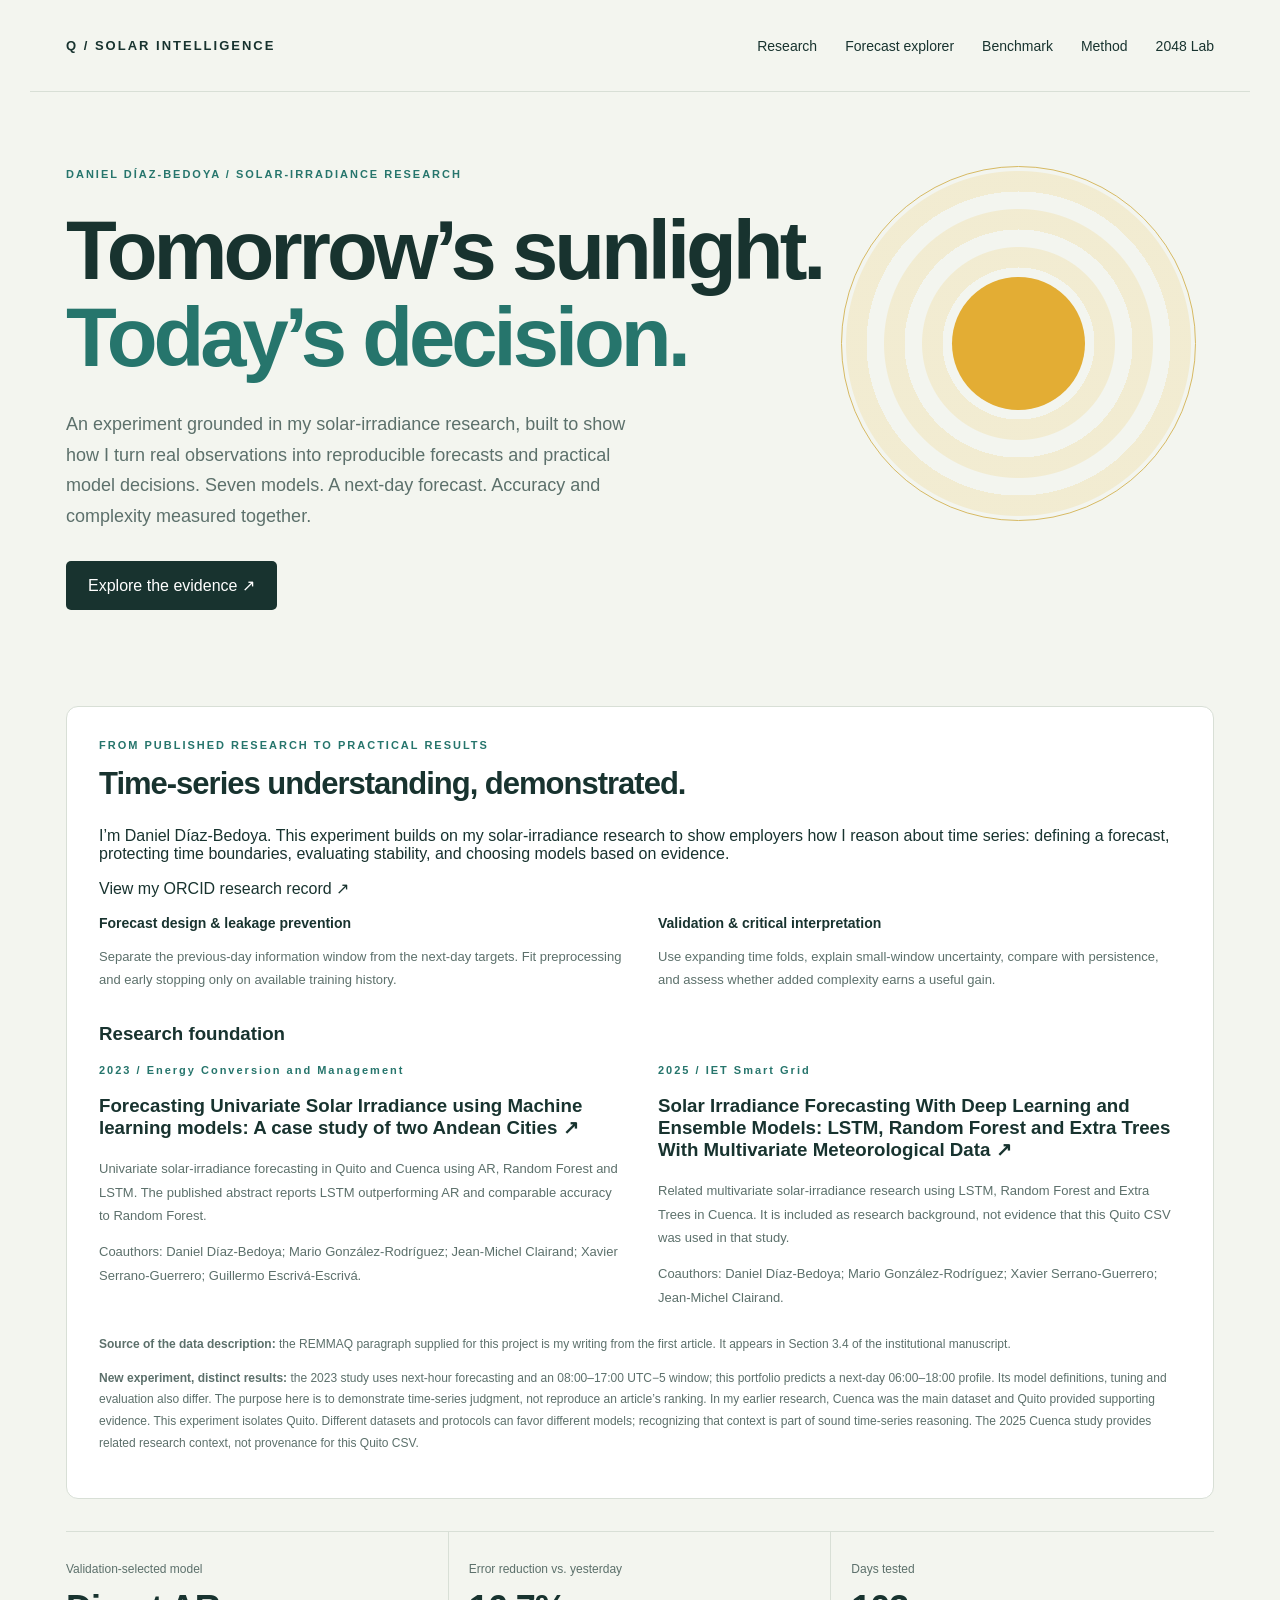
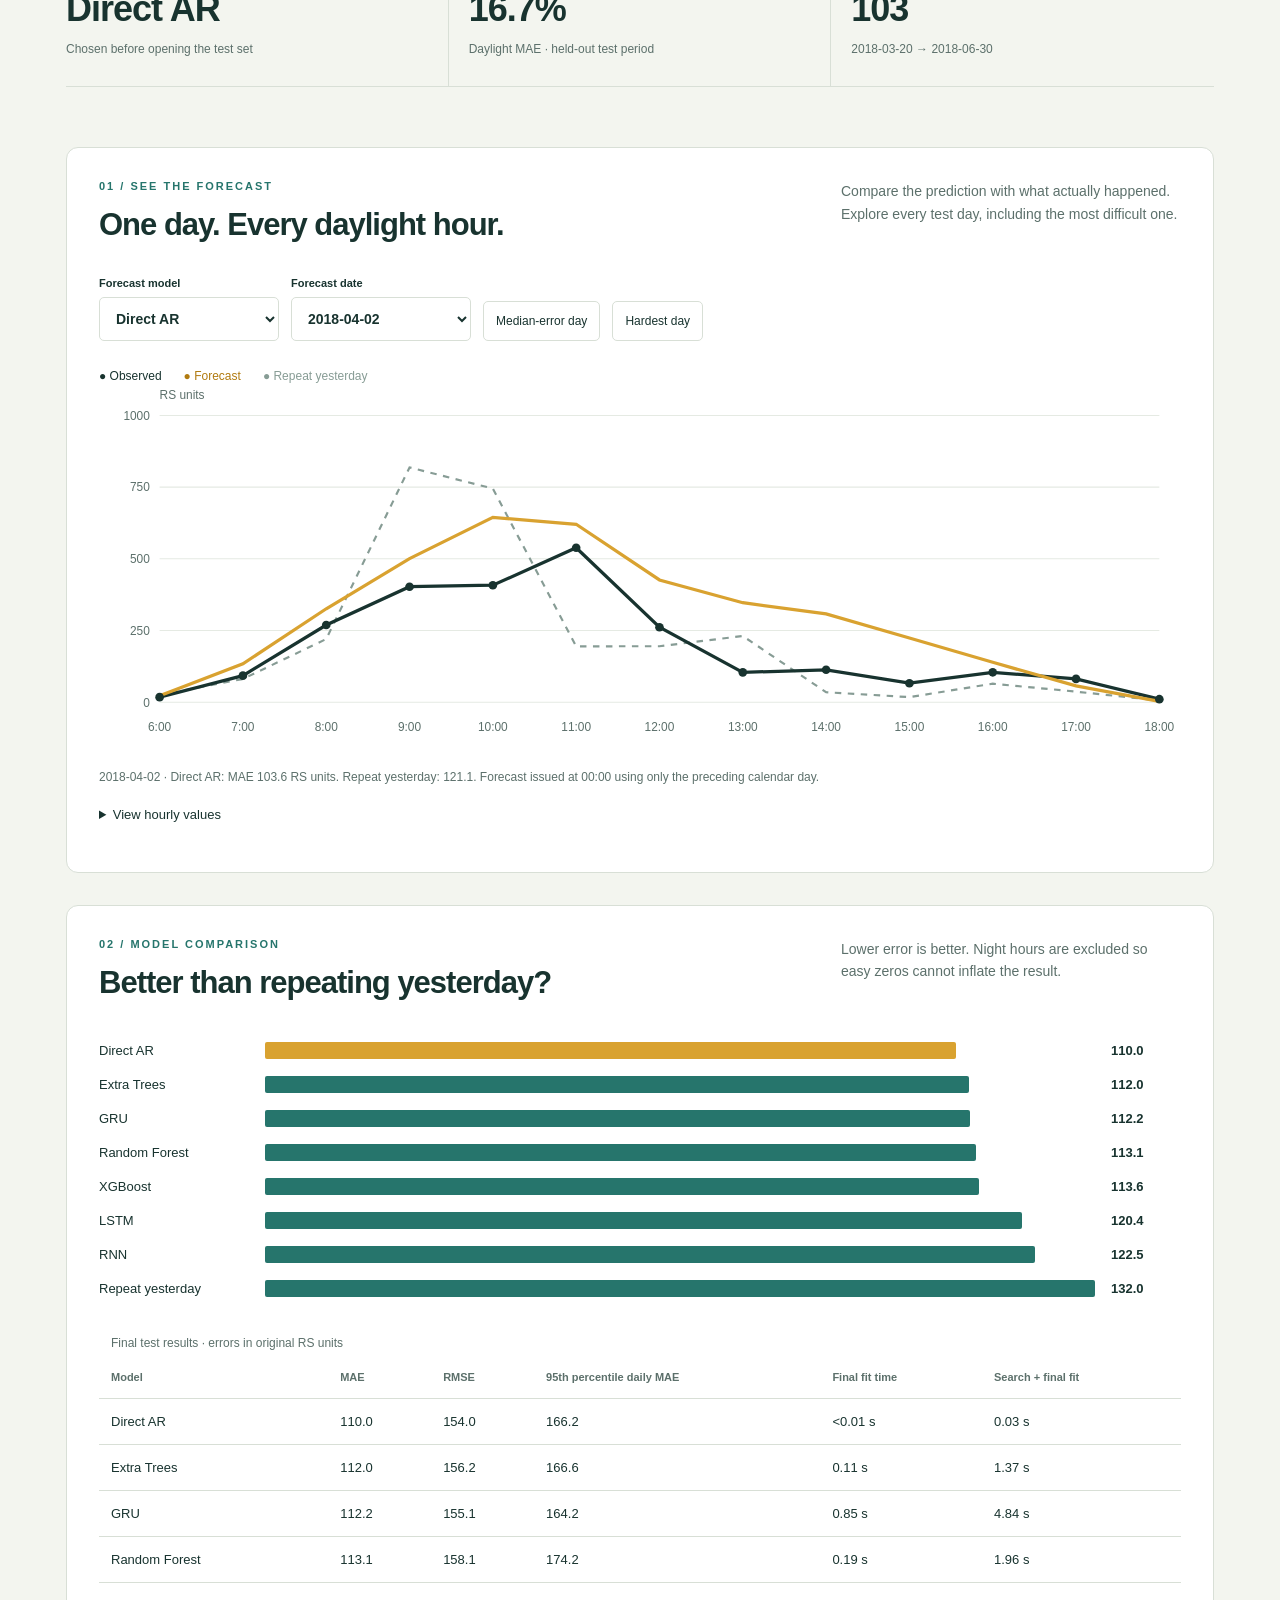
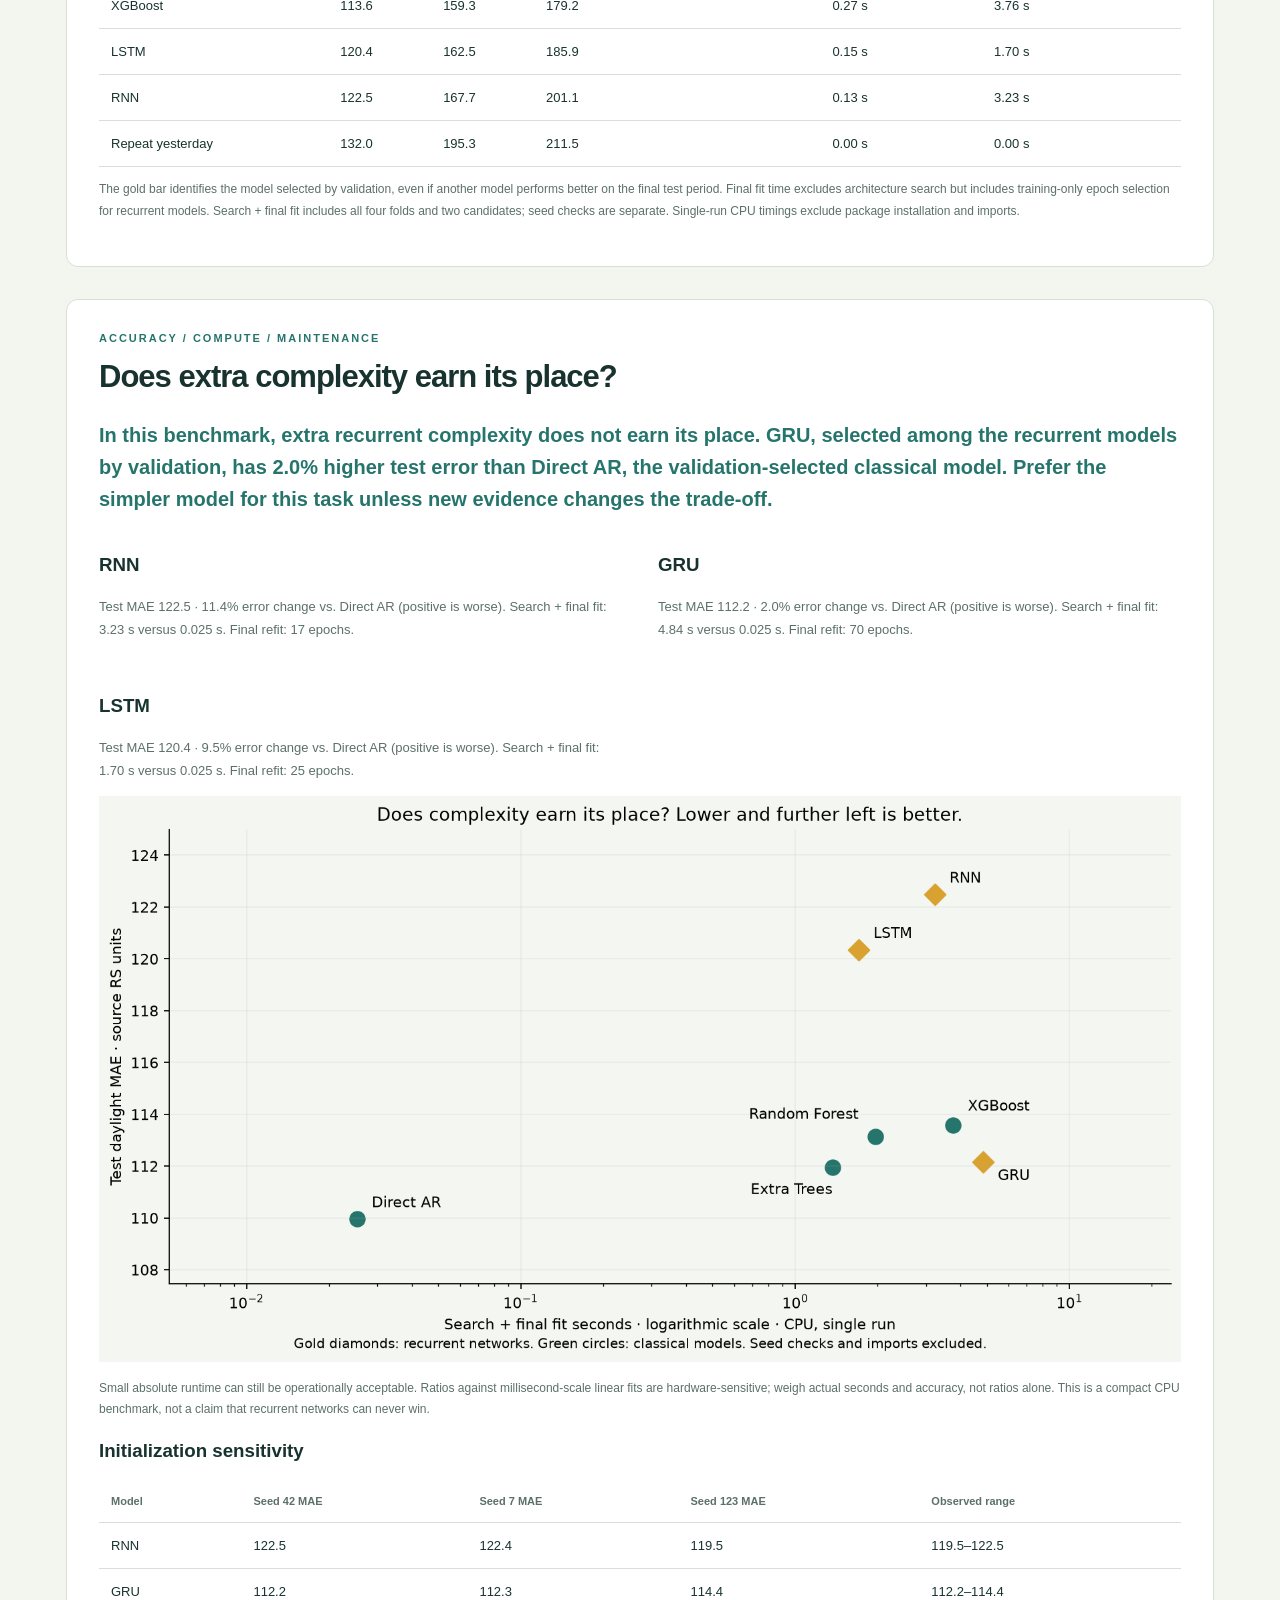
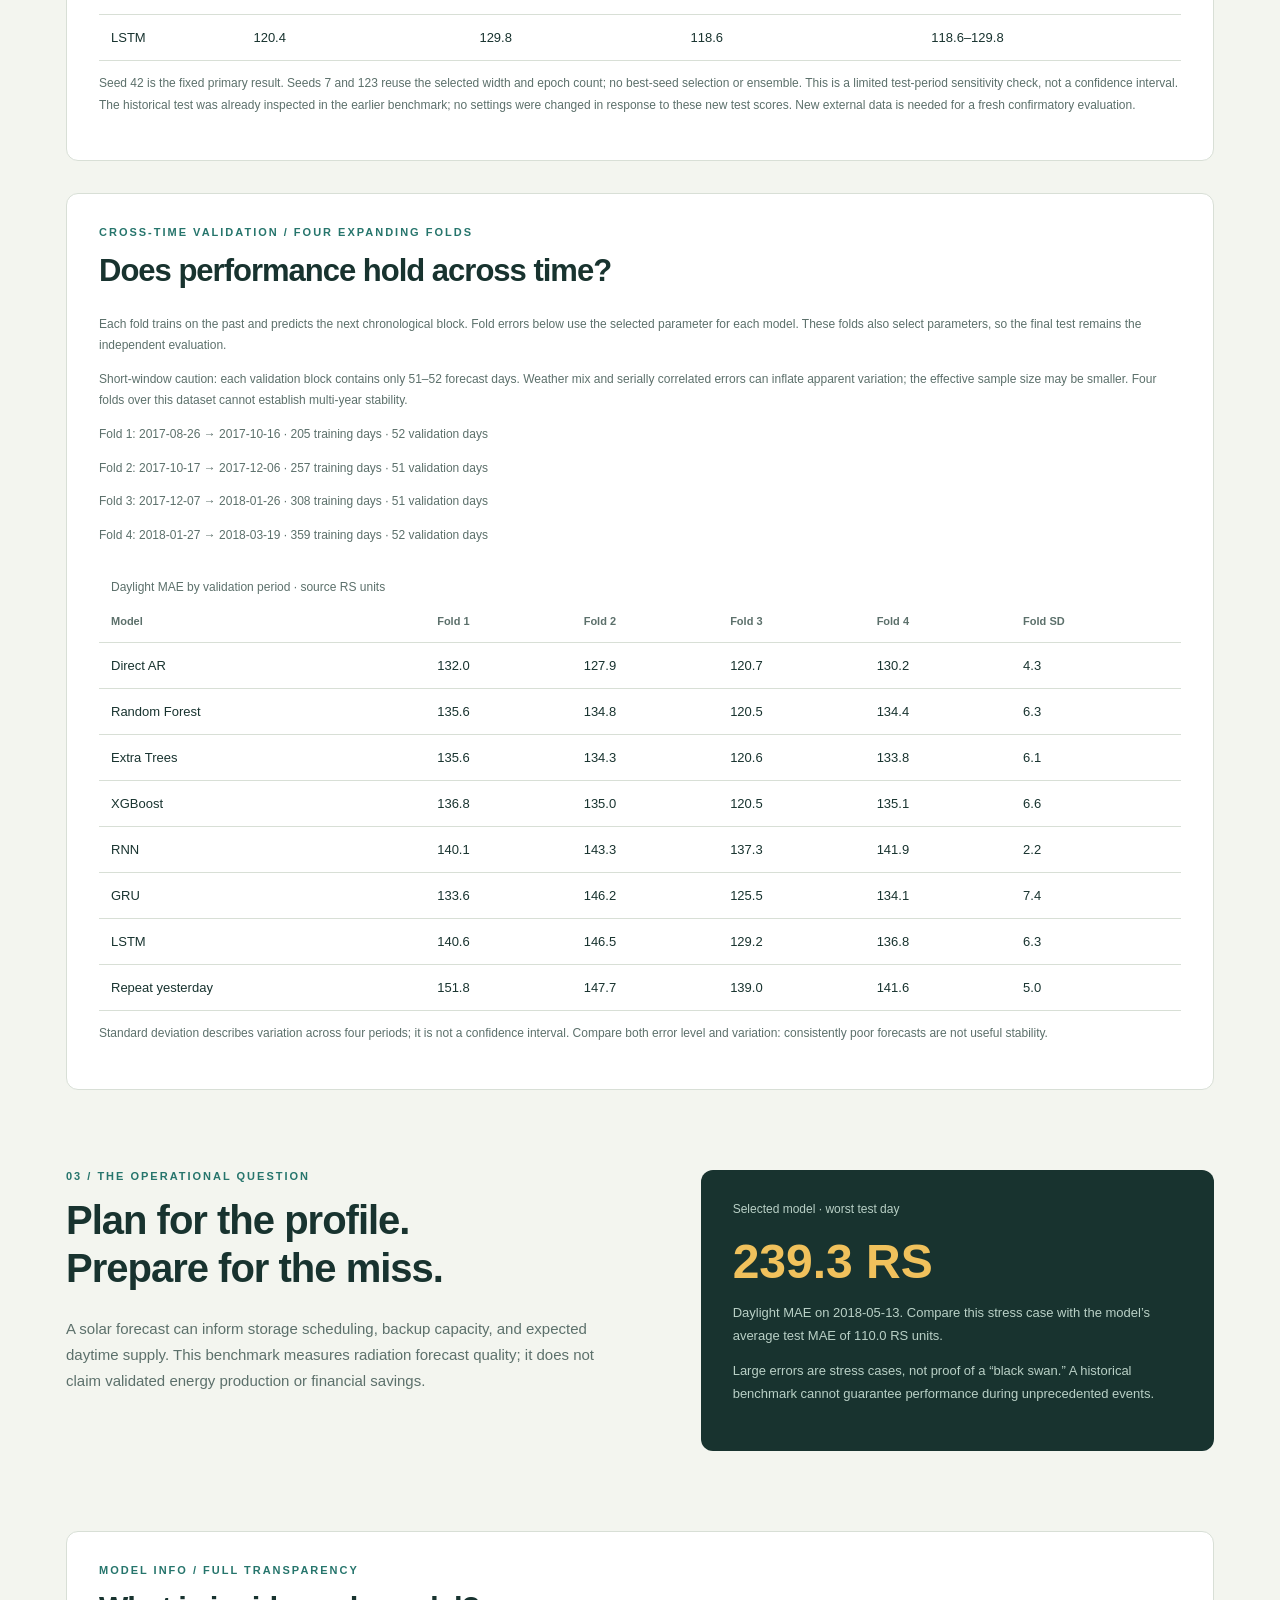
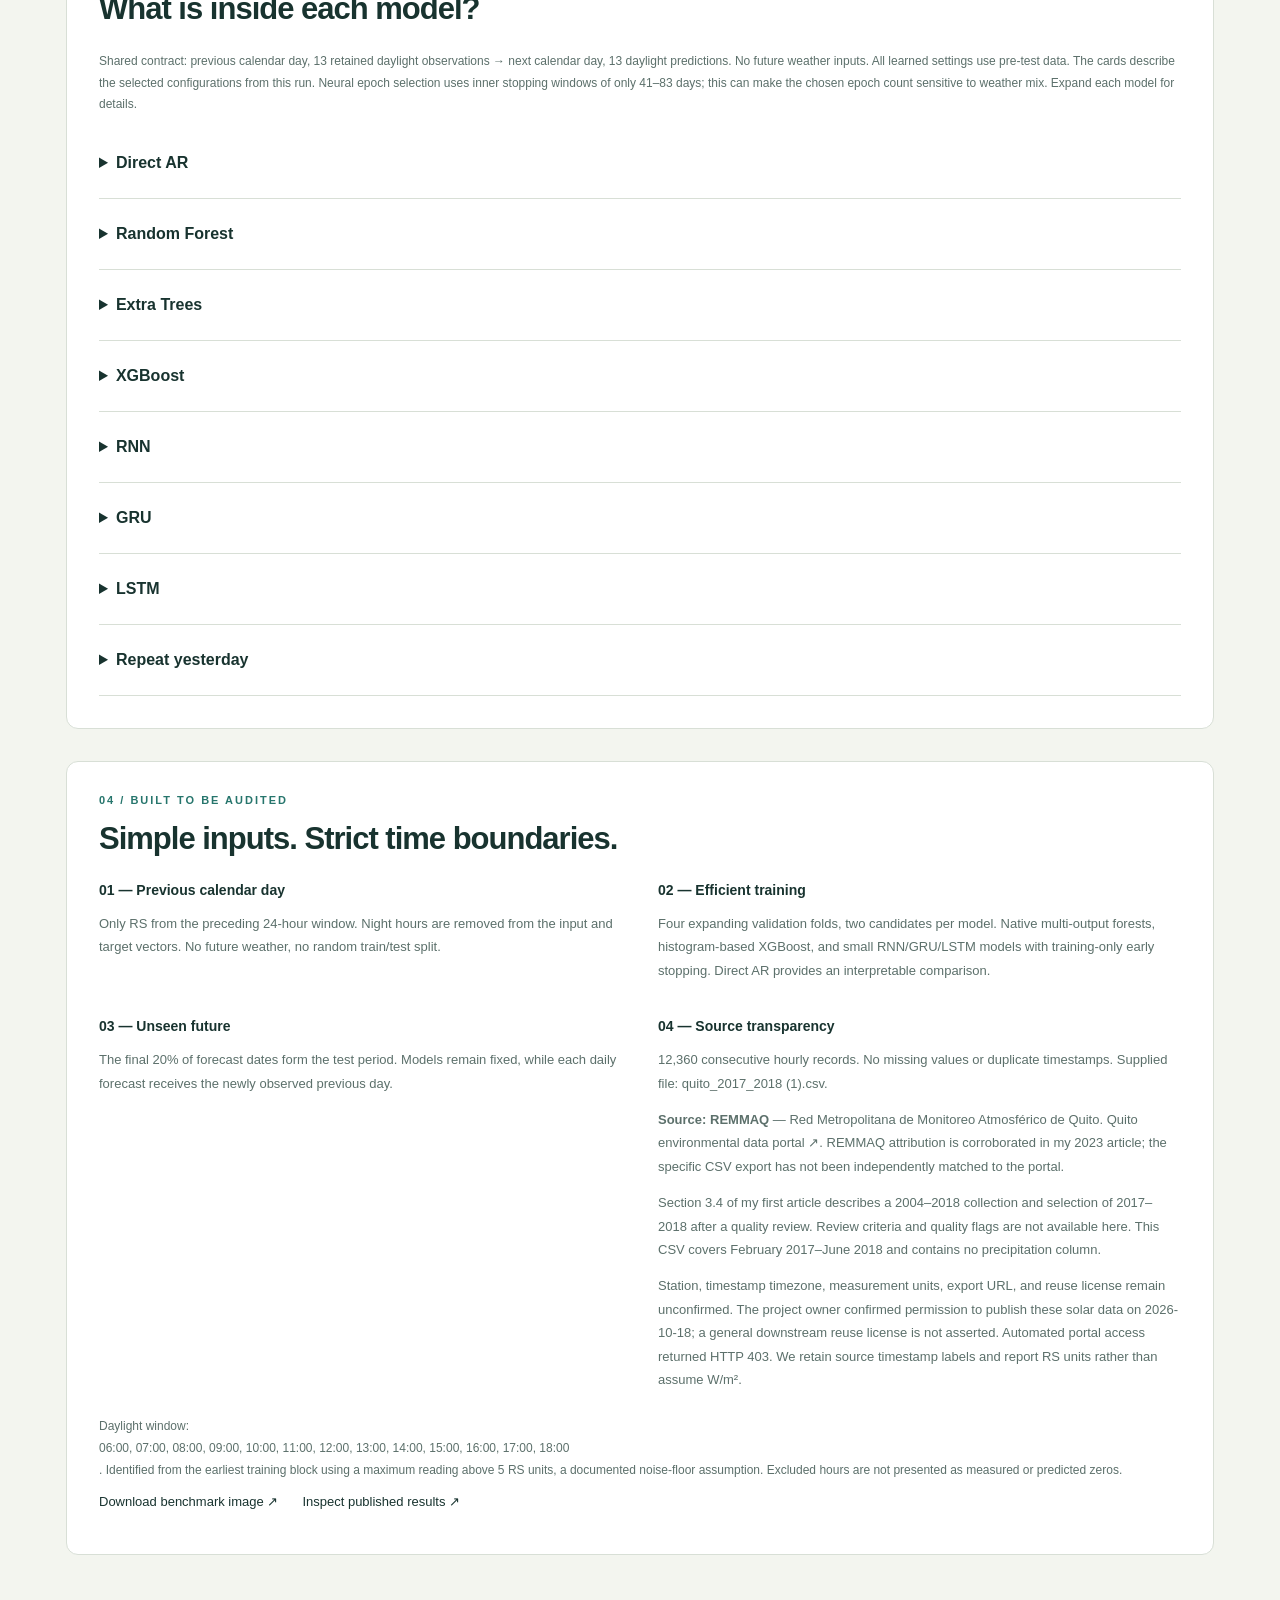
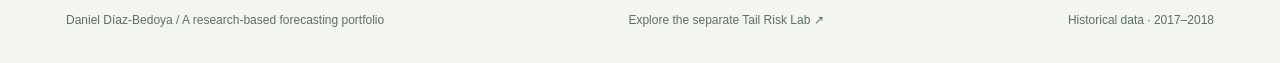
<file: docs/index.html>
<!doctype html>
<html lang="en">
<head><meta charset="utf-8"><meta name="viewport" content="width=device-width,initial-scale=1"><title>Quito Solar | Forecasting case study</title><link rel="stylesheet" href="style.css"></head>
<body>
<header><a class="brand" href="#">Q / SOLAR INTELLIGENCE</a><nav><a href="#research">Research</a><a href="#explore">Forecast explorer</a><a href="#benchmark">Benchmark</a><a href="#method">Method</a><a href="2048/index.html">2048 Lab</a></nav></header>
<main>
<section class="hero"><div class="eyebrow">DANIEL DÍAZ-BEDOYA / SOLAR-IRRADIANCE RESEARCH</div><h1>Tomorrow’s sunlight.<br><em>Today’s decision.</em></h1><div class="intro"><p>An experiment grounded in my solar-irradiance research, built to show how I turn real observations into reproducible forecasts and practical model decisions. Seven models. A next-day forecast. Accuracy and complexity measured together.</p><a class="button" href="#explore">Explore the evidence ↗</a></div><div class="sun" aria-hidden="true"></div></section>
<section id="research" class="panel"><div class="eyebrow">FROM PUBLISHED RESEARCH TO PRACTICAL RESULTS</div><h2>Time-series understanding, demonstrated.</h2><p>I’m Daniel Díaz-Bedoya. This experiment builds on my solar-irradiance research to show employers how I reason about time series: defining a forecast, protecting time boundaries, evaluating stability, and choosing models based on evidence.</p><p><a href="https://orcid.org/0009-0000-3222-6037" target="_blank" rel="noopener noreferrer">View my ORCID research record ↗</a></p><div class="method-grid"><article><b>Forecast design &amp; leakage prevention</b><p>Separate the previous-day information window from the next-day targets. Fit preprocessing and early stopping only on available training history.</p></article><article><b>Validation &amp; critical interpretation</b><p>Use expanding time folds, explain small-window uncertainty, compare with persistence, and assess whether added complexity earns a useful gain.</p></article></div><h3>Research foundation</h3><div class="method-grid"><article><div class="eyebrow">2023 / Energy Conversion and Management</div><h3><a href="https://doi.org/10.1016/j.enconman.2023.117618" target="_blank" rel="noopener noreferrer">Forecasting Univariate Solar Irradiance using Machine learning models: A case study of two Andean Cities ↗</a></h3><p>Univariate solar-irradiance forecasting in Quito and Cuenca using AR, Random Forest and LSTM. The published abstract reports LSTM outperforming AR and comparable accuracy to Random Forest.</p><p class="note">Coauthors: Daniel Díaz-Bedoya; Mario González-Rodríguez; Jean-Michel Clairand; Xavier Serrano-Guerrero; Guillermo Escrivá-Escrivá.</p></article><article><div class="eyebrow">2025 / IET Smart Grid</div><h3><a href="https://doi.org/10.1049/stg2.70019" target="_blank" rel="noopener noreferrer">Solar Irradiance Forecasting With Deep Learning and Ensemble Models: LSTM, Random Forest and Extra Trees With Multivariate Meteorological Data ↗</a></h3><p>Related multivariate solar-irradiance research using LSTM, Random Forest and Extra Trees in Cuenca. It is included as research background, not evidence that this Quito CSV was used in that study.</p><p class="note">Coauthors: Daniel Díaz-Bedoya; Mario González-Rodríguez; Xavier Serrano-Guerrero; Jean-Michel Clairand.</p></article></div><p class="note"><strong>Source of the data description:</strong> the REMMAQ paragraph supplied for this project is my writing from the first article. It appears in Section 3.4 of the <a href="https://riunet.upv.es/server/api/core/bitstreams/14e2a183-681f-45ce-af52-111a74499ccd/content">institutional manuscript</a>.</p><p class="note"><strong>New experiment, distinct results:</strong> the 2023 study uses next-hour forecasting and an 08:00–17:00 UTC−5 window; this portfolio predicts a next-day 06:00–18:00 profile. Its model definitions, tuning and evaluation also differ. The purpose here is to demonstrate time-series judgment, not reproduce an article’s ranking. In my earlier research, Cuenca was the main dataset and Quito provided supporting evidence. This experiment isolates Quito. Different datasets and protocols can favor different models; recognizing that context is part of sound time-series reasoning. The 2025 Cuenca study provides related research context, not provenance for this Quito CSV.</p></section>
<section class="kpis" aria-label="Key results"><article><span>Validation-selected model</span><strong id="winner">—</strong><small>Chosen before opening the test set</small></article><article><span>Error reduction vs. yesterday</span><strong id="skill">—</strong><small>Daylight MAE · held-out test period</small></article><article><span>Days tested</span><strong id="days">—</strong><small id="period"></small></article></section>
<section id="explore" class="panel"><div class="section-heading"><div><div class="eyebrow">01 / SEE THE FORECAST</div><h2>One day. Every daylight hour.</h2></div><p>Compare the prediction with what actually happened. Explore every test day, including the most difficult one.</p></div><div class="controls"><label>Forecast model<select id="model"></select></label><label>Forecast date<select id="day"></select></label><button id="typical">Median-error day</button><button id="worst">Hardest day</button></div><div class="legend"><span class="actual">● Observed</span><span class="forecast">● Forecast</span><span class="baseline">● Repeat yesterday</span></div><div id="forecast-chart" class="chart"></div><p id="day-summary" class="note" aria-live="polite"></p><details><summary>View hourly values</summary><div id="hourly-table" class="table-wrap"></div></details></section>
<section id="benchmark" class="panel"><div class="section-heading"><div><div class="eyebrow">02 / MODEL COMPARISON</div><h2>Better than repeating yesterday?</h2></div><p>Lower error is better. Night hours are excluded so easy zeros cannot inflate the result.</p></div><div id="ranking" class="ranking"></div><div class="table-wrap"><table><caption>Final test results · errors in original RS units</caption><thead><tr><th>Model</th><th>MAE</th><th>RMSE</th><th>95th percentile daily MAE</th><th>Final fit time</th><th>Search + final fit</th></tr></thead><tbody id="metrics"></tbody></table></div><p class="note">The gold bar identifies the model selected by validation, even if another model performs better on the final test period. Final fit time excludes architecture search but includes training-only epoch selection for recurrent models. Search + final fit includes all four folds and two candidates; seed checks are separate. Single-run CPU timings exclude package installation and imports.</p></section>
<section id="complexity" class="panel"><div class="eyebrow">ACCURACY / COMPUTE / MAINTENANCE</div><h2>Does extra complexity earn its place?</h2><p id="complexity-verdict"></p><div id="complexity-evidence" class="method-grid"></div><img src="complexity.png" alt="Measured test error versus search and final training time for all seven models" style="width:100%;height:auto" loading="lazy"><p class="note">Small absolute runtime can still be operationally acceptable. Ratios against millisecond-scale linear fits are hardware-sensitive; weigh actual seconds and accuracy, not ratios alone. This is a compact CPU benchmark, not a claim that recurrent networks can never win.</p><h3>Initialization sensitivity</h3><div id="seed-results" class="table-wrap"></div><p class="note">Seed 42 is the fixed primary result. Seeds 7 and 123 reuse the selected width and epoch count; no best-seed selection or ensemble. This is a limited test-period sensitivity check, not a confidence interval. The historical test was already inspected in the earlier benchmark; no settings were changed in response to these new test scores. New external data is needed for a fresh confirmatory evaluation.</p></section><section id="stability" class="panel"><div class="eyebrow">CROSS-TIME VALIDATION / FOUR EXPANDING FOLDS</div><h2>Does performance hold across time?</h2><p class="note">Each fold trains on the past and predicts the next chronological block. Fold errors below use the selected parameter for each model. These folds also select parameters, so the final test remains the independent evaluation.</p><div id="fold-dates" class="note"></div><div id="stability-table" class="table-wrap"></div><p class="note">Standard deviation describes variation across four periods; it is not a confidence interval. Compare both error level and variation: consistently poor forecasts are not useful stability.</p></section><section class="business"><div><div class="eyebrow">03 / THE OPERATIONAL QUESTION</div><h2>Plan for the profile.<br>Prepare for the miss.</h2><p>A solar forecast can inform storage scheduling, backup capacity, and expected daytime supply. This benchmark measures radiation forecast quality; it does not claim validated energy production or financial savings.</p></div><div class="risk"><span>Selected model · worst test day</span><strong id="risk">—</strong><p id="risk-copy"></p><p>Large errors are stress cases, not proof of a “black swan.” A historical benchmark cannot guarantee performance during unprecedented events.</p></div></section>
<section id="architectures" class="panel"><div class="eyebrow">MODEL INFO / FULL TRANSPARENCY</div><h2>What is inside each model?</h2><p class="note">Shared contract: previous calendar day, 13 retained daylight observations → next calendar day, 13 daylight predictions. No future weather inputs. All learned settings use pre-test data. The cards describe the selected configurations from this run. Neural epoch selection uses inner stopping windows of only 41–83 days; this can make the chosen epoch count sensitive to weather mix. Expand each model for details.</p><div id="architecture-cards"></div></section><section id="method" class="panel"><div class="eyebrow">04 / BUILT TO BE AUDITED</div><h2>Simple inputs. Strict time boundaries.</h2><div class="method-grid"><article><b>01 — Previous calendar day</b><p>Only RS from the preceding 24-hour window. Night hours are removed from the input and target vectors. No future weather, no random train/test split.</p></article><article><b>02 — Efficient training</b><p>Four expanding validation folds, two candidates per model. Native multi-output forests, histogram-based XGBoost, and small RNN/GRU/LSTM models with training-only early stopping. Direct AR provides an interpretable comparison.</p></article><article><b>03 — Unseen future</b><p>The final 20% of forecast dates form the test period. Models remain fixed, while each daily forecast receives the newly observed previous day.</p></article><article><b>04 — Source transparency</b><p id="audit"></p><p><strong>Source: REMMAQ</strong> — Red Metropolitana de Monitoreo Atmosférico de Quito. <a href="https://datosambiente.quito.gob.ec/" target="_blank" rel="noopener noreferrer">Quito environmental data portal ↗</a>. REMMAQ attribution is corroborated in my 2023 article; the specific CSV export has not been independently matched to the portal.</p><p>Section 3.4 of my first article describes a 2004–2018 collection and selection of 2017–2018 after a quality review. Review criteria and quality flags are not available here. This CSV covers February 2017–June 2018 and contains no precipitation column.</p><p>Station, timestamp timezone, measurement units, export URL, and reuse license remain unconfirmed. The project owner confirmed permission to publish these solar data on 2026-10-18; a general downstream reuse license is not asserted. Automated portal access returned HTTP 403. We retain source timestamp labels and report RS units rather than assume W/m².</p></article></div><p class="note">Daylight window: <span id="hours"></span>. Identified from the earliest training block using a maximum reading above 5 RS units, a documented noise-floor assumption. Excluded hours are not presented as measured or predicted zeros.</p><p class="links"><a href="benchmark.png">Download benchmark image ↗</a><a href="data.js">Inspect published results ↗</a></p></section>
</main><footer>Daniel Díaz-Bedoya / A research-based forecasting portfolio <a href="risk/index.html">Explore the separate Tail Risk Lab ↗</a> <span>Historical data · 2017–2018</span></footer><script src="data.js"></script><script src="app.js"></script></body></html>
</file>
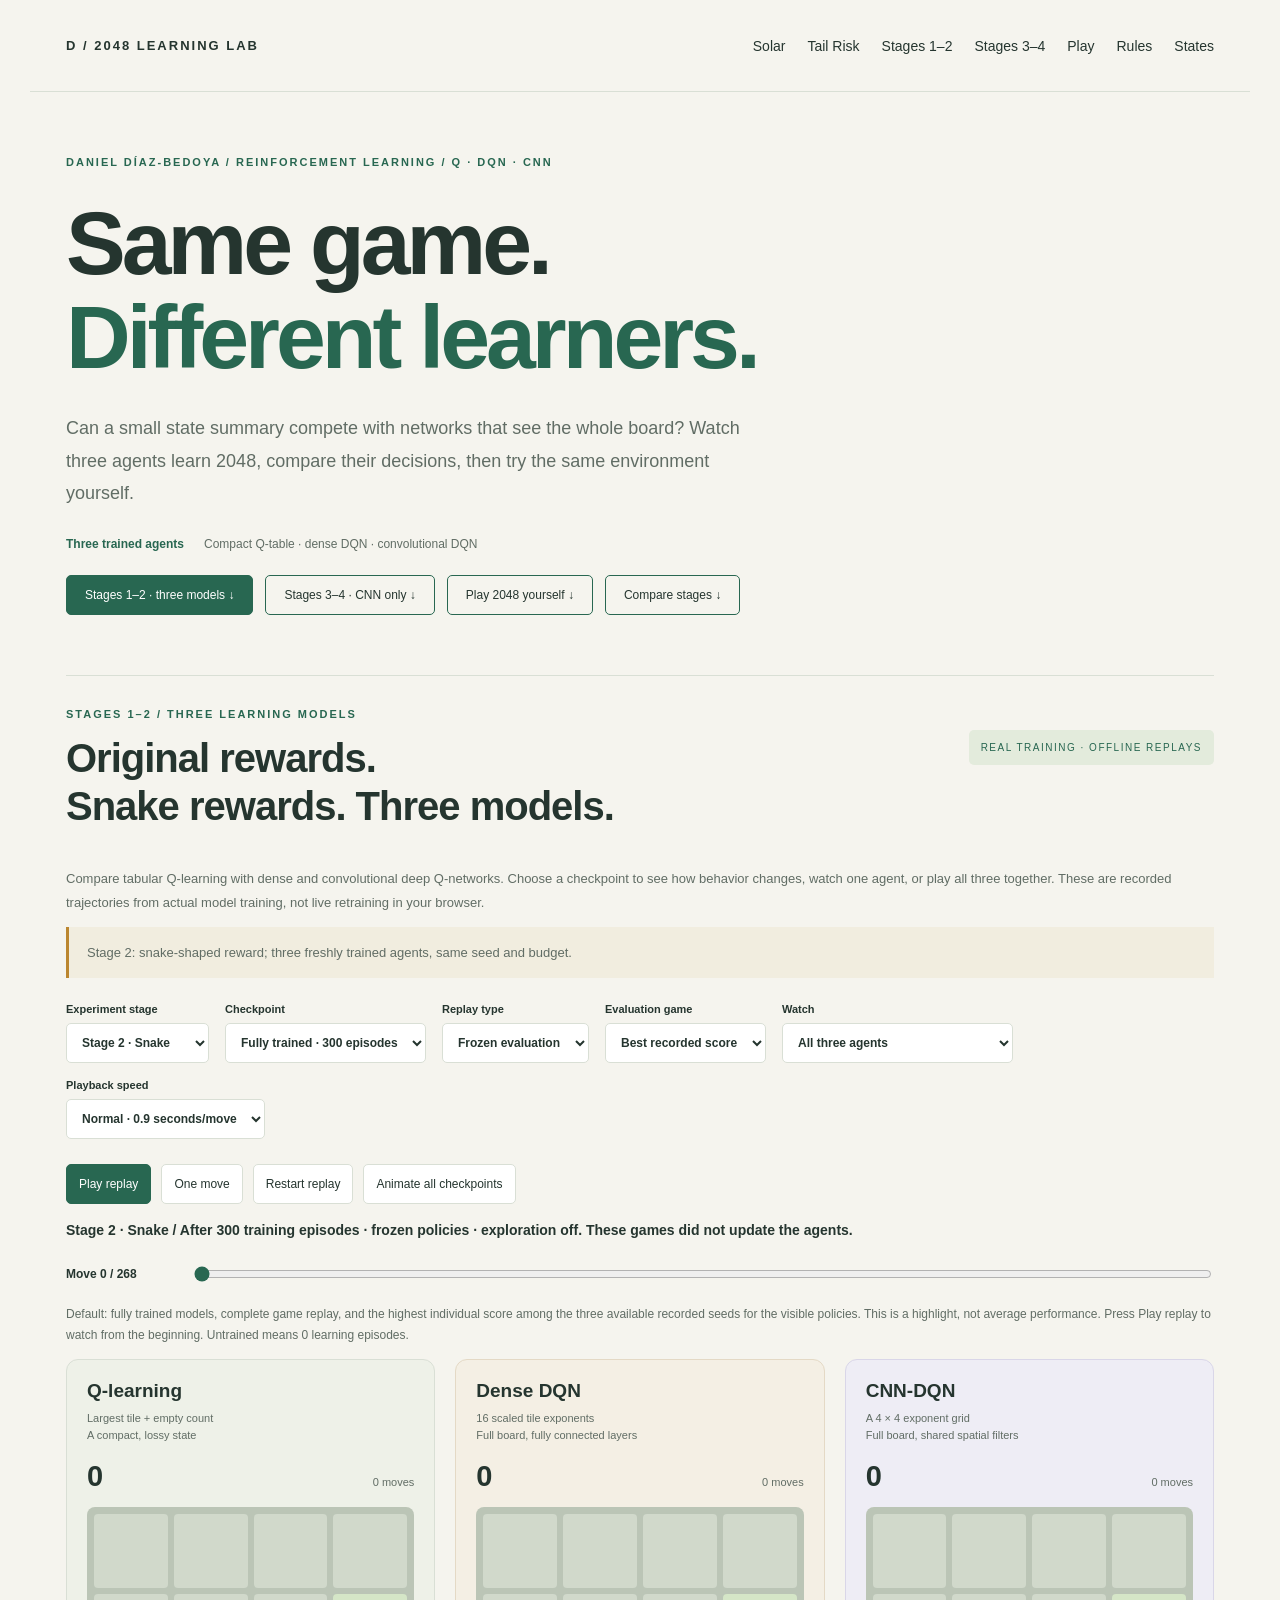
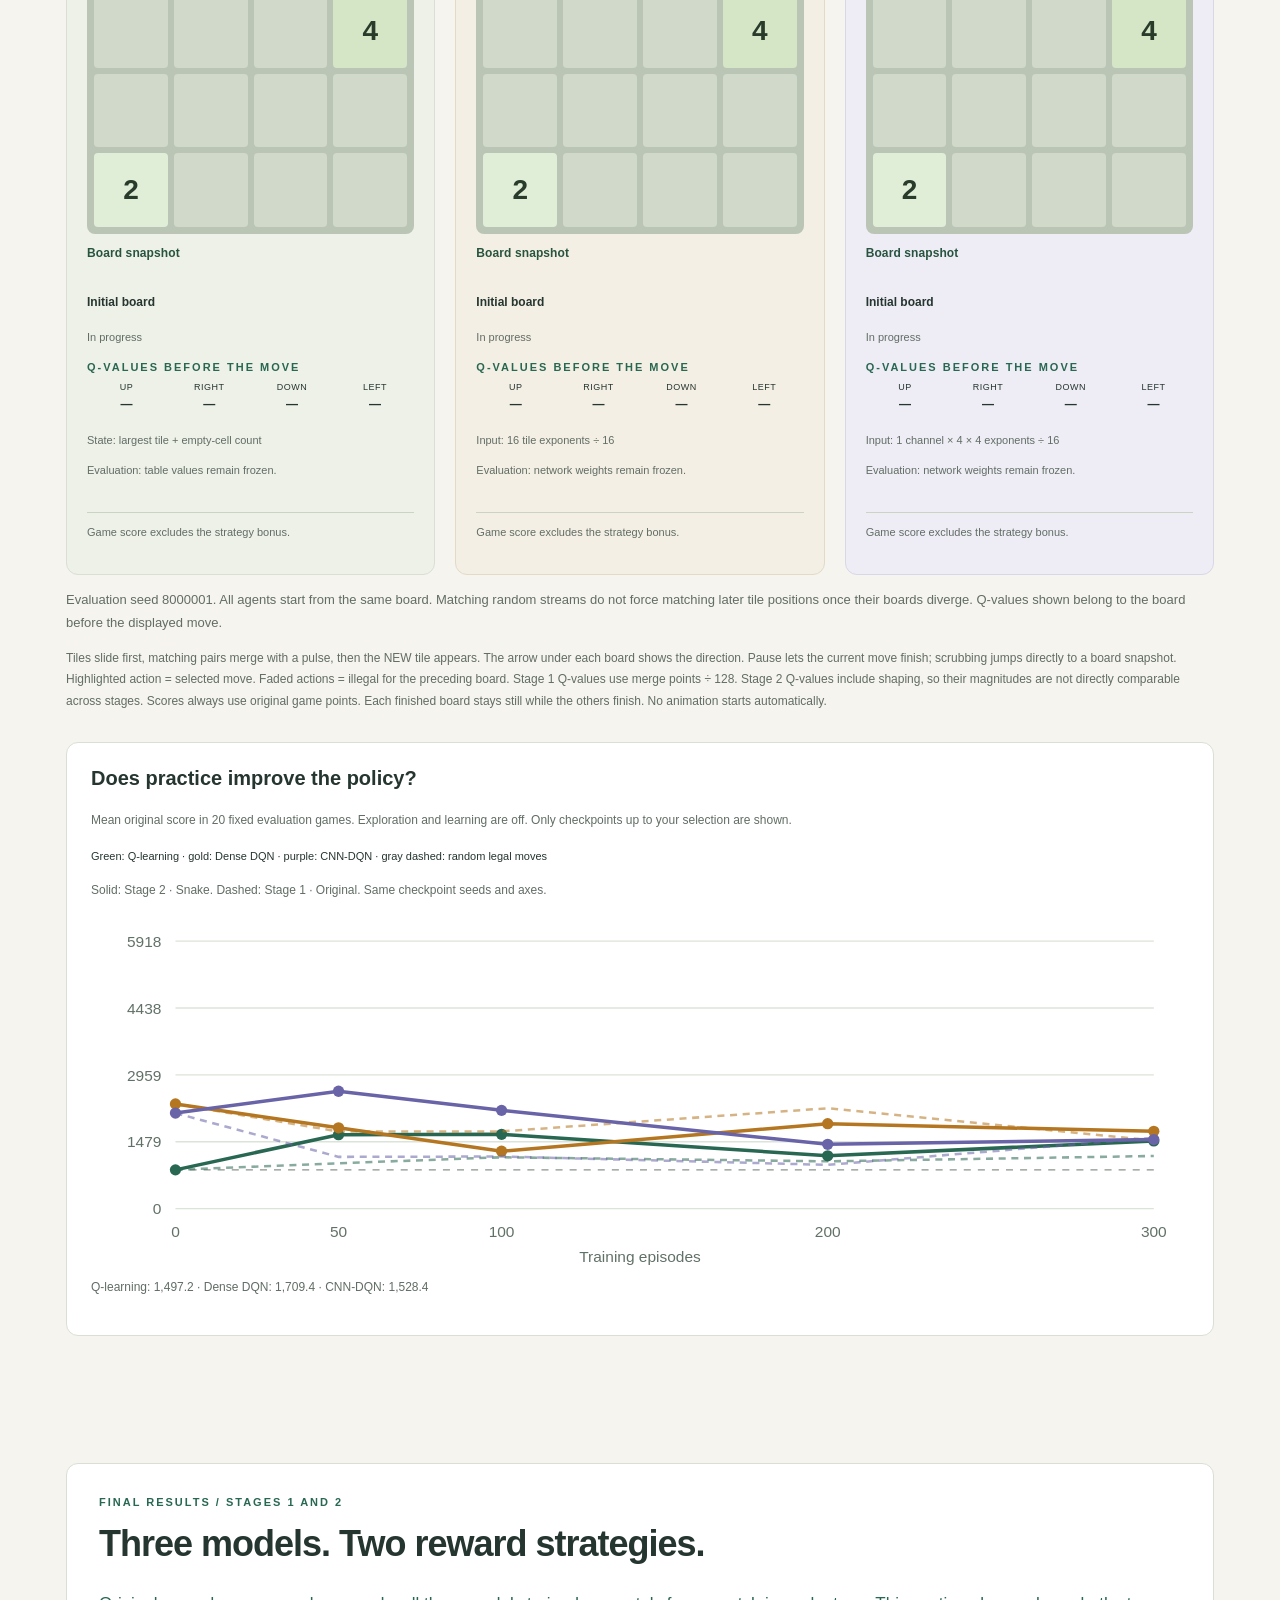
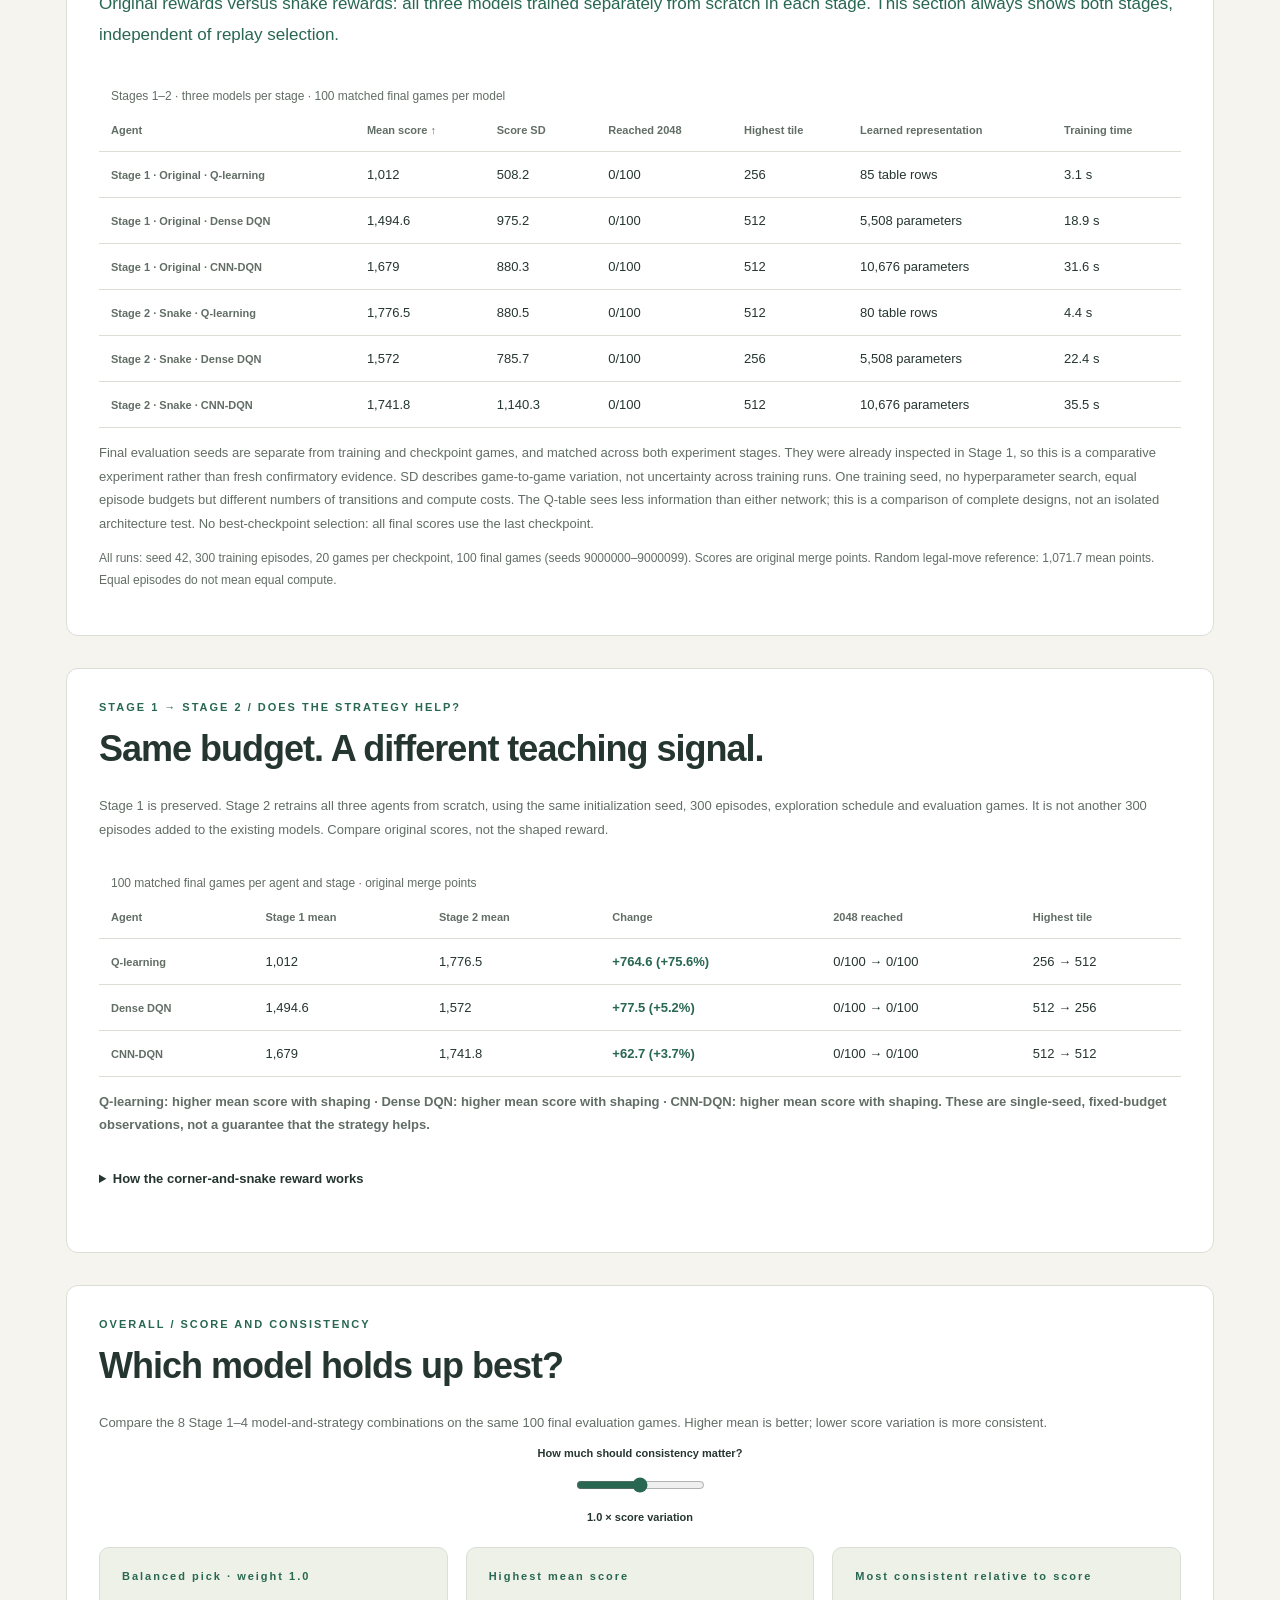
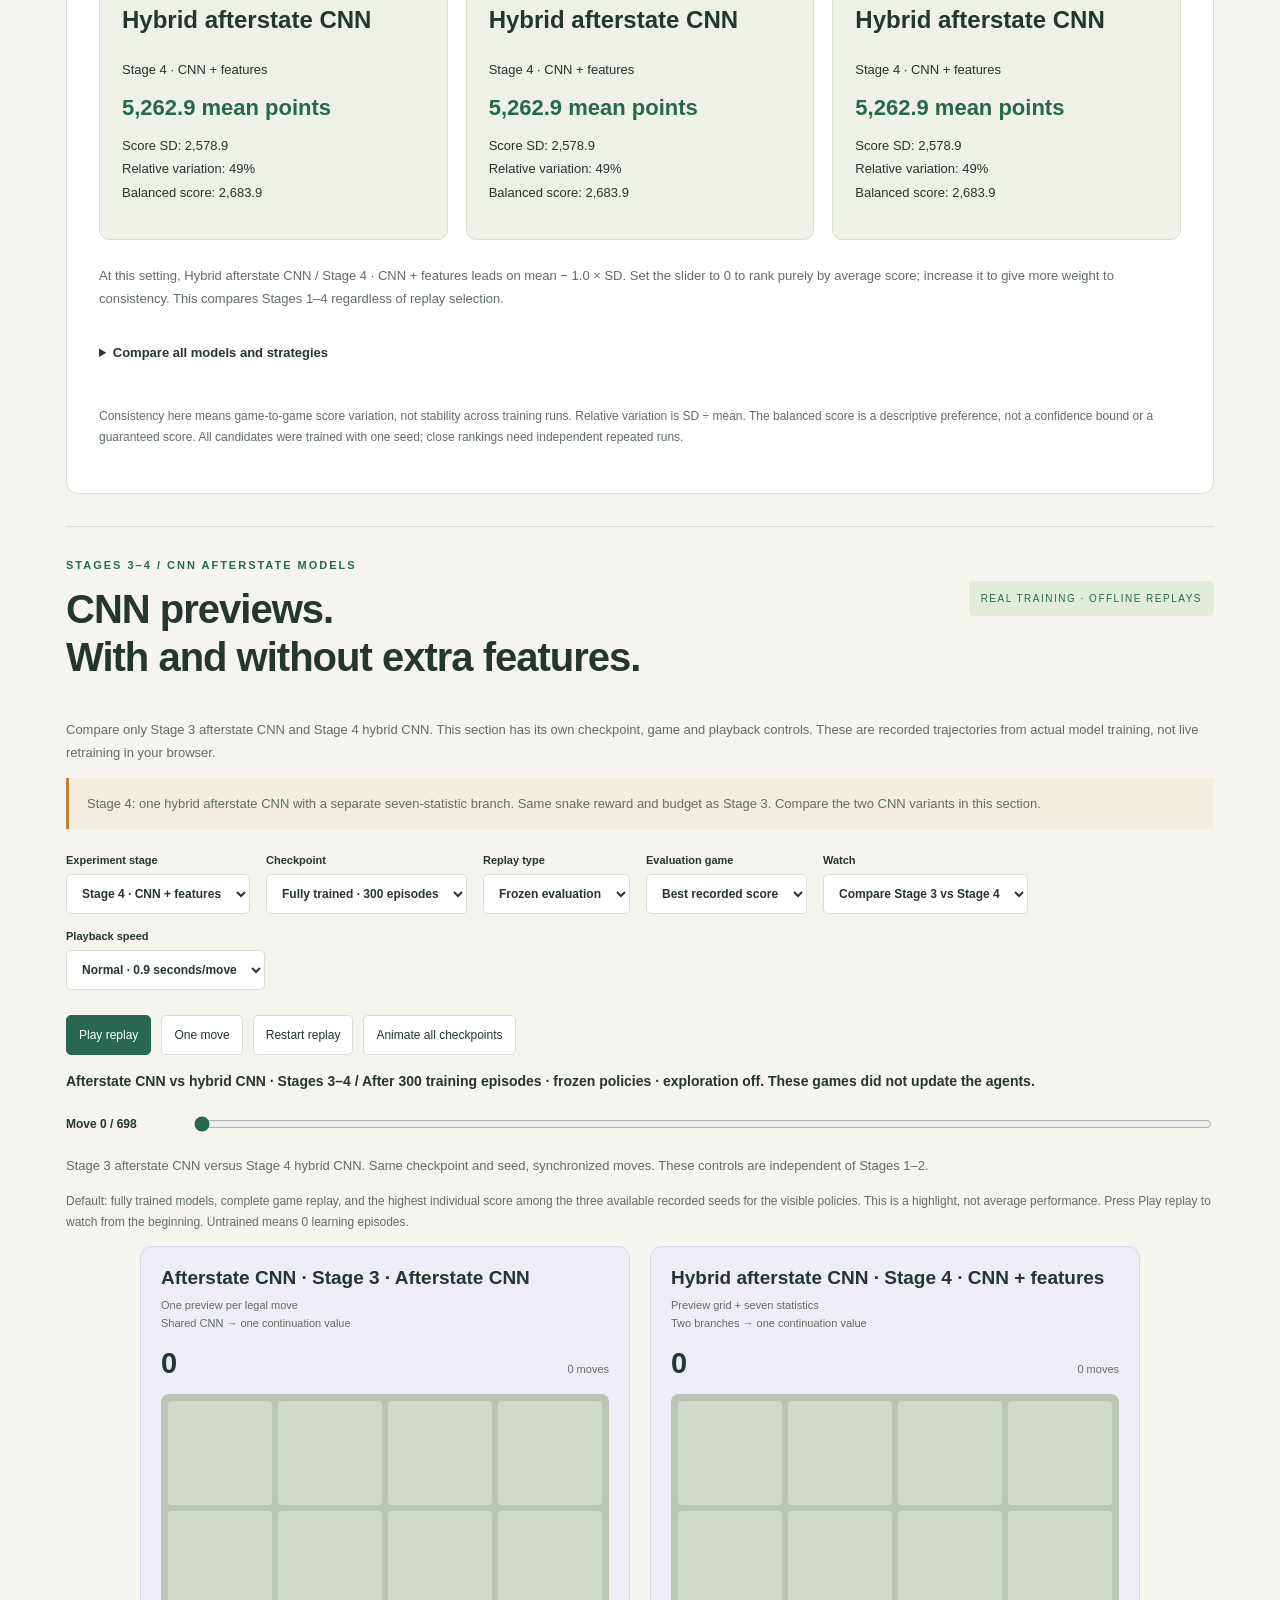
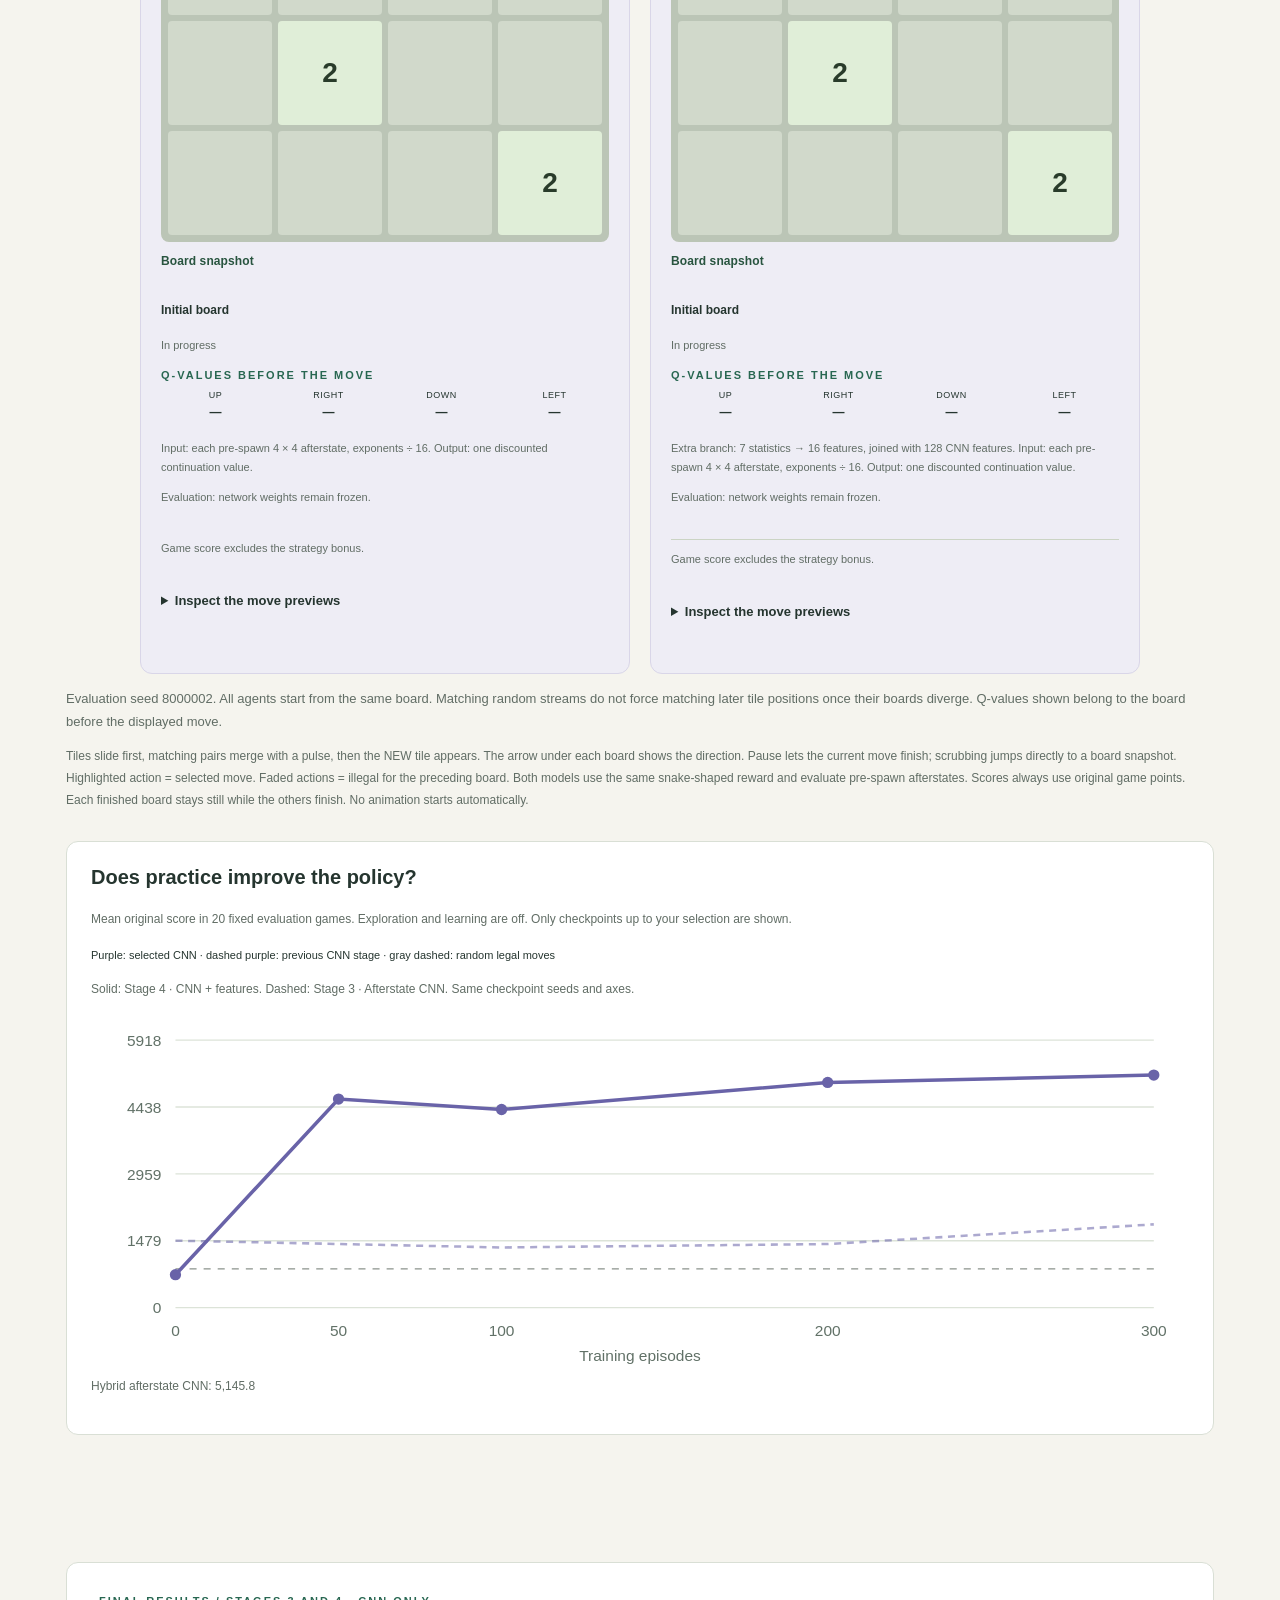
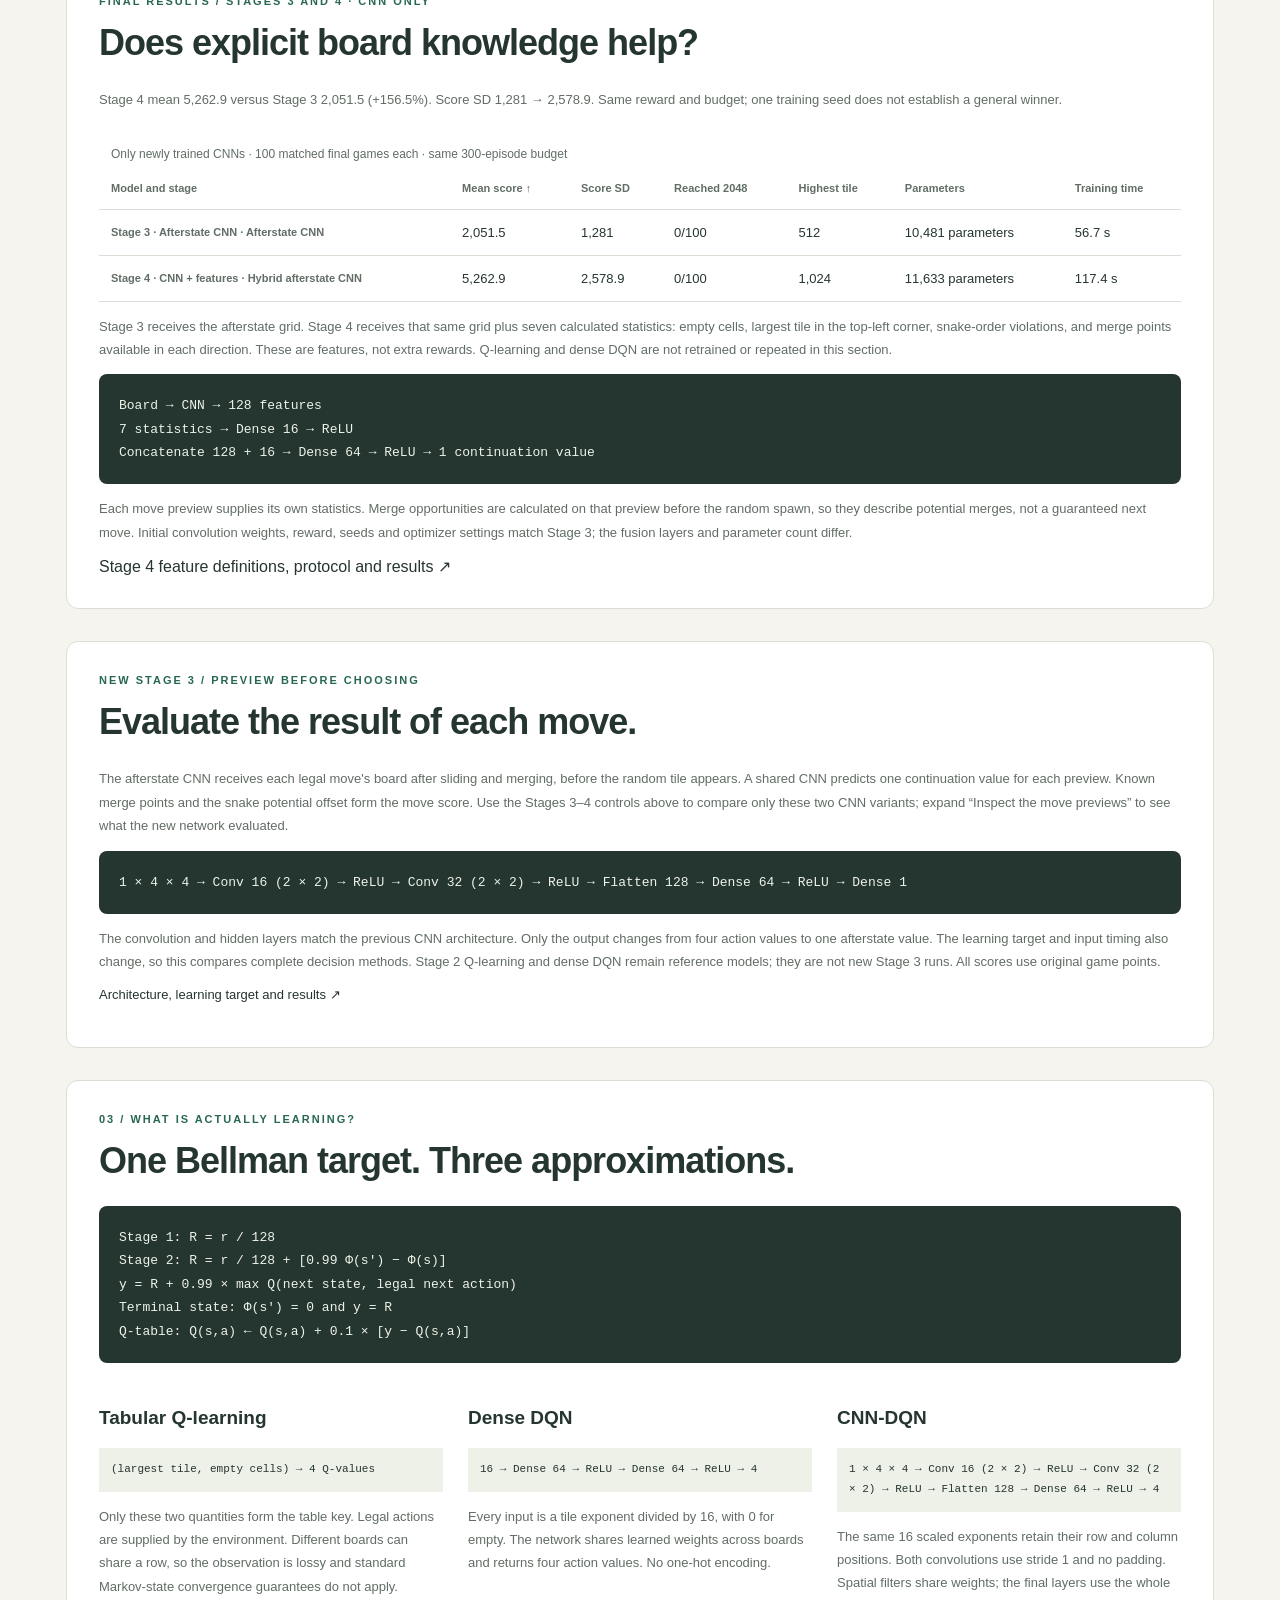
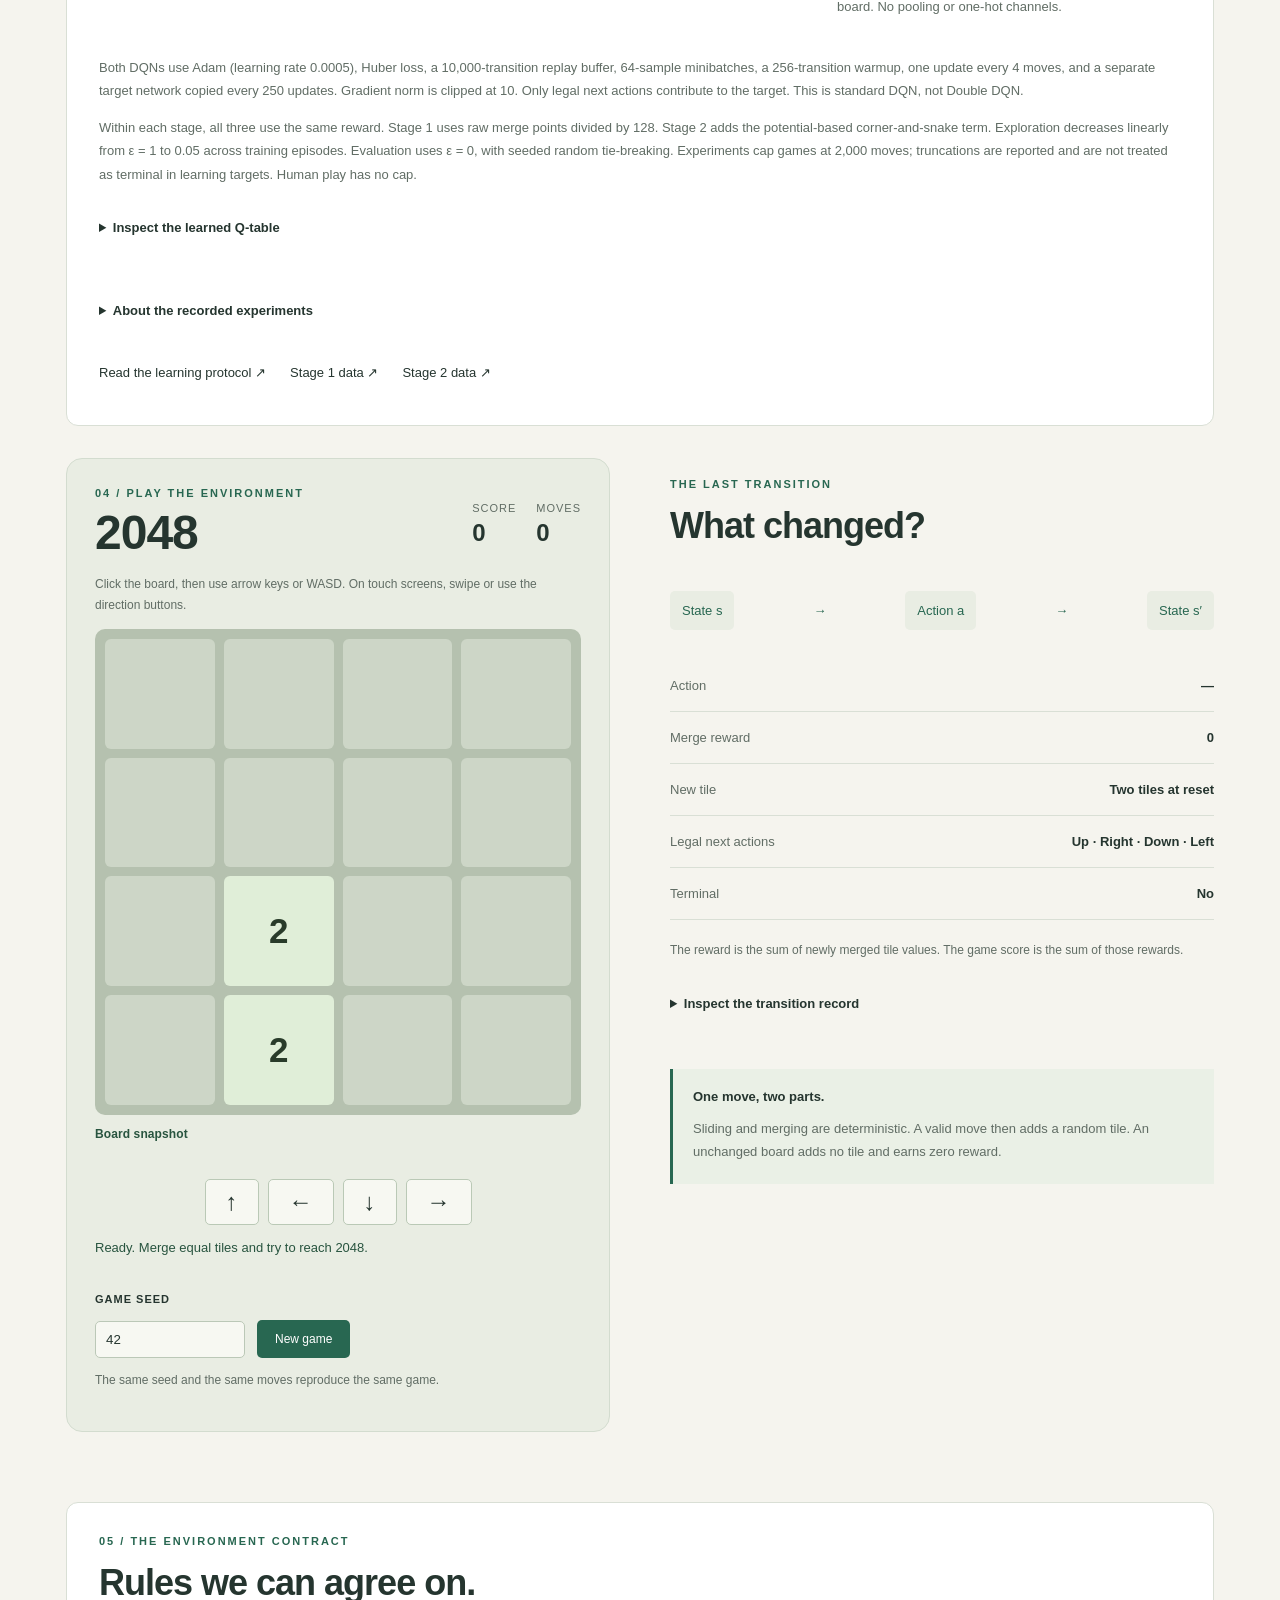
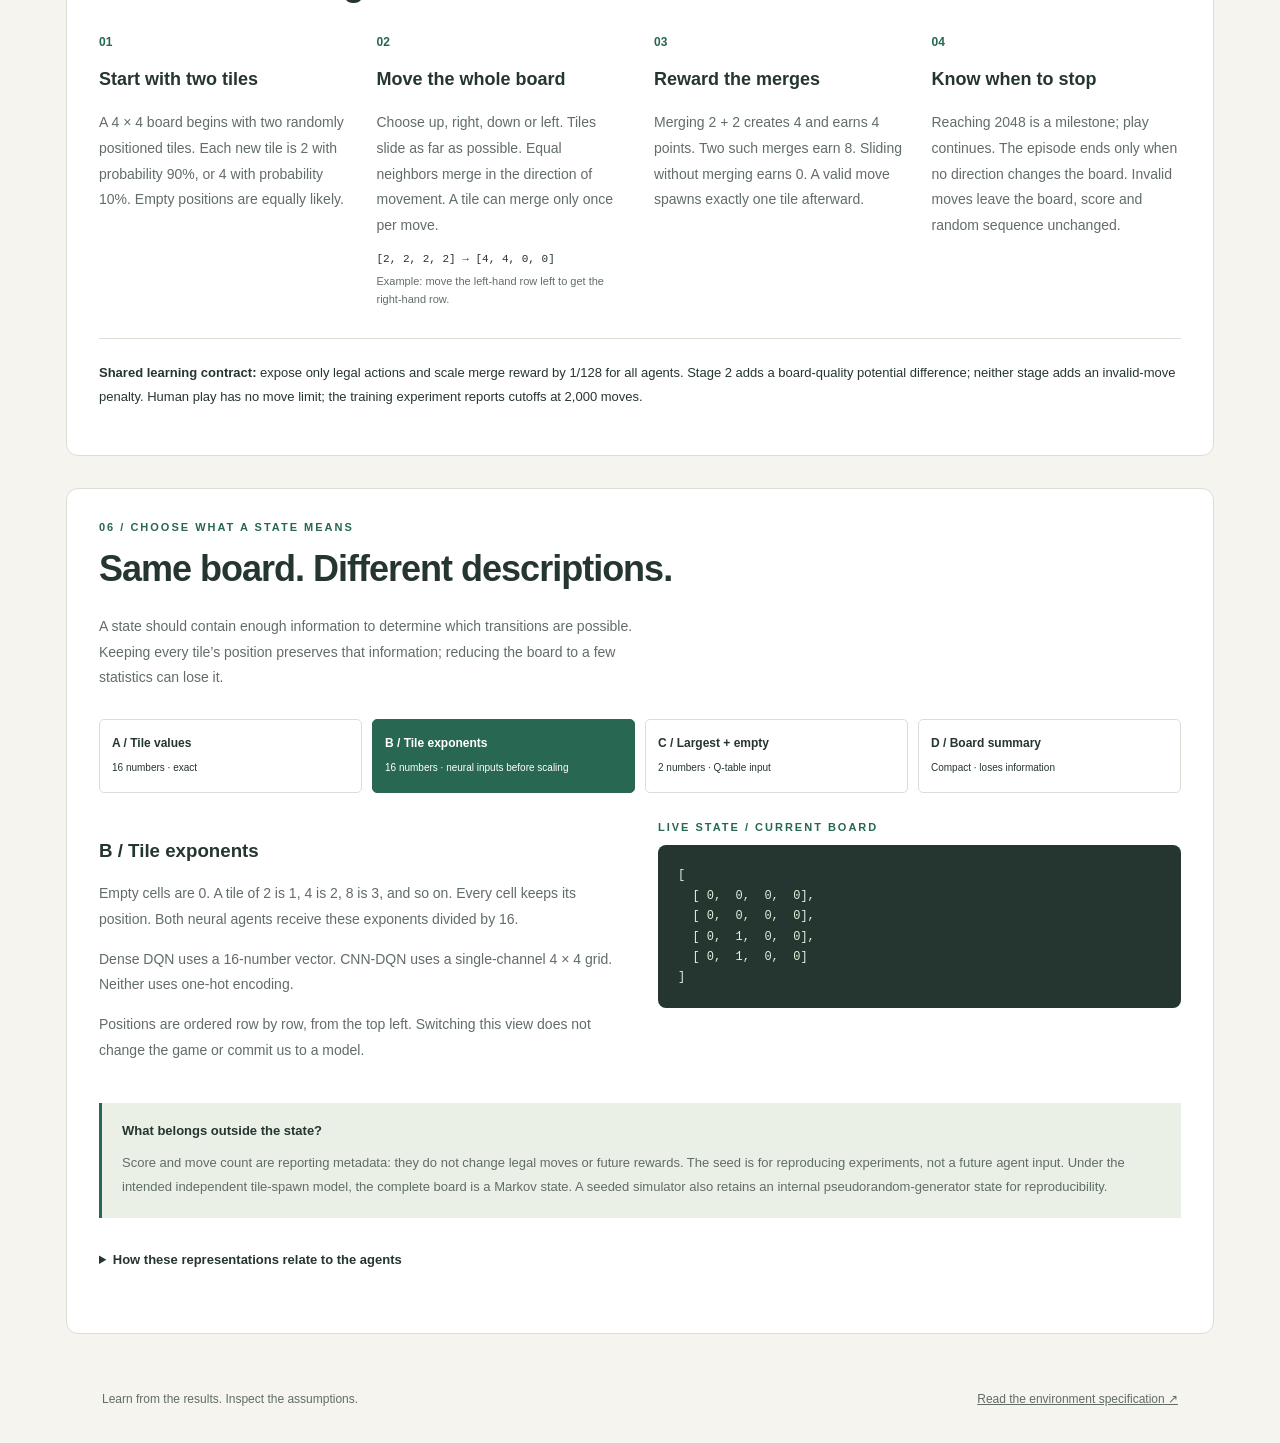
<file: docs/2048/index.html>
<!doctype html>
<html lang="en"><head><meta charset="utf-8"><meta name="viewport" content="width=device-width,initial-scale=1"><title>2048 Learning Lab | Daniel Díaz-Bedoya</title><link rel="stylesheet" href="style.css"><link rel="stylesheet" href="learning.css"><link rel="stylesheet" href="motion.css"></head>
<body><header><a class="brand" href="#">D / 2048 LEARNING LAB</a><nav aria-label="Project navigation"><a href="../index.html">Solar</a><a href="../risk/index.html">Tail Risk</a><a href="#learn">Stages 1–2</a><a href="#advanced-learn">Stages 3–4</a><a href="#play">Play</a><a href="#rules">Rules</a><a href="#states">States</a></nav></header>
<main><section class="hero"><div class="eyebrow">DANIEL DÍAZ-BEDOYA / REINFORCEMENT LEARNING / Q · DQN · CNN</div><h1>Same game.<br><em>Different learners.</em></h1><p>Can a small state summary compete with networks that see the whole board? Watch three agents learn 2048, compare their decisions, then try the same environment yourself.</p><div class="scope">Three trained agents <span>Compact Q-table · dense DQN · convolutional DQN</span></div><div class="lab-jump"><a href="#learn">Stages 1–2 · three models ↓</a><a href="#advanced-learn">Stages 3–4 · CNN only ↓</a><a href="#play">Play 2048 yourself ↓</a><a href="#stage-results">Compare stages ↓</a></div></section>







<div id="stages-1-2" class="experiment-group"><section id="learn" class="learning-panel">
<div class="learning-title"><div><div class="eyebrow">STAGES 1–2 / THREE LEARNING MODELS</div><h2>Original rewards.<br>Snake rewards. Three models.</h2></div><span class="recorded-tag">REAL TRAINING · OFFLINE REPLAYS</span></div>
<p class="learning-note">Compare tabular Q-learning with dense and convolutional deep Q-networks. Choose a checkpoint to see how behavior changes, watch one agent, or play all three together. These are recorded trajectories from actual model training, not live retraining in your browser.</p>
<p id="stage-description" class="learning-note"></p><div class="learning-controls"><label>Experiment stage<select id="experiment-stage"></select></label><label>Checkpoint<select id="checkpoint"></select></label><label>Replay type<select id="replay-mode"><option value="evaluation">Frozen evaluation</option><option value="training">Training episode</option></select></label><label>Evaluation game<select id="eval-seed"></select></label><label>Watch<select id="agent-focus"><option value="all" selected>All three agents</option><option value="q">Q-learning · compare strategies</option><option value="dqn">Dense DQN · compare strategies</option><option value="cnn">CNN · compare Stages 1–2</option></select></label><label>Playback speed<select id="replay-speed"><option value="1500">Slow · 1.5 seconds/move</option><option value="900" selected>Normal · 0.9 seconds/move</option><option value="450">Fast · 0.45 seconds/move</option></select></label></div>
<div class="playback-buttons"><button id="play-replay" class="primary" aria-pressed="false">Play replay</button><button id="step-replay">One move</button><button id="restart-replay">Restart replay</button><button id="learning-journey">Animate all checkpoints</button></div>
<p id="learning-status" role="status">Loading recorded results…</p><label class="replay-scrubber"><span id="move-label">Move 0</span><input id="move-scrubber" type="range" min="0" max="1" value="0" aria-label="Replay move"></label>
<p id="comparison-note" class="learning-note" hidden>Same model, checkpoint and starting seed. Left: original rewards. Right: corner-and-snake rewards. Both advance one move together; finished games stay still. The experiment-stage selector controls the charts and tables below; this replay always shows both stages.</p>
<p class="hint">Default: fully trained models, complete game replay, and the highest individual score among the three available recorded seeds for the visible policies. This is a highlight, not average performance. Press Play replay to watch from the beginning. Untrained means 0 learning episodes.</p>
<div id="agent-boards" class="agent-boards">
<article id="card-q" class="agent-card"><h3>Q-learning</h3><p class="model-tag">Largest tile + empty count<br>A compact, lossy state</p><div class="agent-score"><strong id="score-q">0</strong><span id="move-q">0 moves</span></div><div id="replay-q" class="replay-board" role="group" aria-label="Q-learning replay board"></div><p id="action-q" class="action-line"></p><p id="end-q" class="end-line"></p><div class="eyebrow">Q-VALUES BEFORE THE MOVE</div><div id="values-q" class="q-values"></div><p id="detail-q" class="model-detail"></p><p id="update-q" class="update-detail"></p><p id="reward-q" class="model-detail"></p></article>
<article id="card-dqn" class="agent-card dense"><h3>Dense DQN</h3><p class="model-tag">16 scaled tile exponents<br>Full board, fully connected layers</p><div class="agent-score"><strong id="score-dqn">0</strong><span id="move-dqn">0 moves</span></div><div id="replay-dqn" class="replay-board" role="group" aria-label="Dense DQN replay board"></div><p id="action-dqn" class="action-line"></p><p id="end-dqn" class="end-line"></p><div class="eyebrow">Q-VALUES BEFORE THE MOVE</div><div id="values-dqn" class="q-values"></div><p id="detail-dqn" class="model-detail"></p><p id="update-dqn" class="update-detail"></p><p id="reward-dqn" class="model-detail"></p></article>
<article id="card-cnn" class="agent-card conv"><h3>CNN-DQN</h3><p class="model-tag">A 4 × 4 exponent grid<br>Full board, shared spatial filters</p><div class="agent-score"><strong id="score-cnn">0</strong><span id="move-cnn">0 moves</span></div><div id="replay-cnn" class="replay-board" role="group" aria-label="CNN-DQN replay board"></div><p id="action-cnn" class="action-line"></p><p id="end-cnn" class="end-line"></p><div class="eyebrow">Q-VALUES BEFORE THE MOVE</div><div id="values-cnn" class="q-values"></div><p id="detail-cnn" class="model-detail"></p><p id="update-cnn" class="update-detail"></p><p id="reward-cnn" class="model-detail"></p></article>
</div><p id="learning-provenance" class="learning-note"></p><p class="hint">Tiles slide first, matching pairs merge with a pulse, then the NEW tile appears. The arrow under each board shows the direction. Pause lets the current move finish; scrubbing jumps directly to a board snapshot. Highlighted action = selected move. Faded actions = illegal for the preceding board. Stage 1 Q-values use merge points ÷ 128. Stage 2 Q-values include shaping, so their magnitudes are not directly comparable across stages. Scores always use original game points. Each finished board stays still while the others finish. No animation starts automatically.</p>
<div class="learning-chart"><h3>Does practice improve the policy?</h3><p id="curve-description" class="hint">Mean score in 20 fixed evaluation games at each checkpoint. Learning and exploration are off. The curve reveals checkpoints up to your selection; a replay shows one game, not the average.</p><div id="chart-legend" class="chart-legend"><span style="color:#286751">● Q-learning</span><span style="color:#b47620">● Dense DQN</span><span style="color:#6963a8">● CNN-DQN</span><span style="color:#7c867d">- - Random legal moves</span></div><p id="stage-curve-note" class="hint"></p><div id="learning-chart"></div><p id="checkpoint-scores" class="hint"></p></div>
</section><section id="results" class="panel"><div class="eyebrow">FINAL RESULTS / STAGES 1 AND 2</div><h2>Three models. Two reward strategies.</h2><p id="result-verdict"></p><div class="table-wrap"><table><caption id="result-caption"></caption><thead><tr><th>Agent</th><th>Mean score ↑</th><th>Score SD</th><th>Reached 2048</th><th>Highest tile</th><th>Learned representation</th><th>Training time</th></tr></thead><tbody id="final-results"></tbody></table></div><p class="learning-note">Final evaluation seeds are separate from training and checkpoint games, and matched across both experiment stages. They were already inspected in Stage 1, so this is a comparative experiment rather than fresh confirmatory evidence. SD describes game-to-game variation, not uncertainty across training runs. One training seed, no hyperparameter search, equal episode budgets but different numbers of transitions and compute costs. The Q-table sees less information than either network; this is a comparison of complete designs, not an isolated architecture test. No best-checkpoint selection: all final scores use the last checkpoint.</p><p id="run-details" class="hint"></p></section><section id="stage-results" class="panel"><div class="eyebrow">STAGE 1 → STAGE 2 / DOES THE STRATEGY HELP?</div><h2>Same budget. A different teaching signal.</h2><p class="learning-note">Stage 1 is preserved. Stage 2 retrains all three agents from scratch, using the same initialization seed, 300 episodes, exploration schedule and evaluation games. It is not another 300 episodes added to the existing models. Compare original scores, not the shaped reward.</p><div class="table-wrap"><table><caption>100 matched final games per agent and stage · original merge points</caption><thead><tr><th>Agent</th><th>Stage 1 mean</th><th>Stage 2 mean</th><th>Change</th><th>2048 reached</th><th>Highest tile</th></tr></thead><tbody id="stage-comparison"></tbody></table></div><p id="stage-outcome" class="learning-note"></p><details><summary>How the corner-and-snake reward works</summary><div class="snake-explainer"><div><div class="eyebrow">TOP-LEFT ANCHOR / COLUMN-FIRST PATH</div><div class="snake-path" aria-label="Snake order: down the first column, up the second, down the third, up the fourth"><span>1</span><span>8</span><span>9</span><span>16</span><span>2</span><span>7</span><span>10</span><span>15</span><span>3</span><span>6</span><span>11</span><span>14</span><span>4</span><span>5</span><span>12</span><span>13</span></div><p class="hint">Place the largest value at 1; aim for progressively smaller values along 2 → 16. Numbers show preferred positions, not tile values.</p></div><div><p class="learning-note">Board quality Φ combines 40% corner anchoring, 30% descending snake order, 20% empty space, and 10% adjacent equal pairs. It is bounded between 0 and 1. We fixed these weights before the run and did not tune them against the results.</p><div class="equation">Bonus = 0.99 × Φ(next board) − Φ(current board)</div><p class="learning-note">The next board includes the random spawn. Terminal potential is zero; a time-limit cutoff is not terminal. The bonus can be negative, even on a scoring move. It is a learning signal, not additional game points.</p><p class="learning-note">The Q-table still sees only largest tile and empty count. Shaping is calculated from the full environment board, but no new features are added to its state. It therefore cannot distinguish all arrangements that the strategy rewards. Potential-based shaping does not guarantee faster learning or improvement within a finite budget.</p><a href="stage2.md">Exact potential formula and experiment protocol ↗</a></div></div></details></section></div><section id="overall-best" class="panel"><div class="eyebrow">OVERALL / SCORE AND CONSISTENCY</div><h2>Which model holds up best?</h2><p class="learning-note">Compare the 8 Stage 1–4 model-and-strategy combinations on the same 100 final evaluation games. Higher mean is better; lower score variation is more consistent.</p><label class="balance-control">How much should consistency matter? <input id="stability-weight" type="range" min="0" max="2" step="0.1" value="1" aria-label="Consistency importance"><span id="stability-label"></span></label><div class="overall-picks" id="overall-picks"></div><p id="overall-explanation" class="learning-note"></p><details><summary>Compare all models and strategies</summary><div class="table-wrap"><table><caption>Ranked by mean − selected weight × standard deviation</caption><thead><tr><th>Rank</th><th>Model</th><th>Strategy</th><th>Mean score</th><th>Score SD ↓</th><th>Relative variation ↓</th><th>Balanced score ↑</th></tr></thead><tbody id="overall-ranking"></tbody></table></div></details><p class="hint">Consistency here means game-to-game score variation, not stability across training runs. Relative variation is SD ÷ mean. The balanced score is a descriptive preference, not a confidence bound or a guaranteed score. All candidates were trained with one seed; close rankings need independent repeated runs.</p></section><div id="stages-3-4" class="experiment-group"><section id="advanced-learn" class="learning-panel">
<div class="learning-title"><div><div class="eyebrow">STAGES 3–4 / CNN AFTERSTATE MODELS</div><h2>CNN previews.<br>With and without extra features.</h2></div><span class="recorded-tag">REAL TRAINING · OFFLINE REPLAYS</span></div>
<p class="learning-note">Compare only Stage 3 afterstate CNN and Stage 4 hybrid CNN. This section has its own checkpoint, game and playback controls. These are recorded trajectories from actual model training, not live retraining in your browser.</p>
<p id="advanced-stage-description" class="learning-note"></p><div class="learning-controls"><label>Experiment stage<select id="advanced-experiment-stage"></select></label><label>Checkpoint<select id="advanced-checkpoint"></select></label><label>Replay type<select id="advanced-replay-mode"><option value="evaluation">Frozen evaluation</option><option value="training">Training episode</option></select></label><label>Evaluation game<select id="advanced-eval-seed"></select></label><label>Watch<select id="advanced-agent-focus"><option value="all">All three agents</option><option value="q">Q-learning · compare strategies</option><option value="dqn">Dense DQN · compare strategies</option><option value="cnn" selected>CNN · compare all stages</option></select></label><label>Playback speed<select id="advanced-replay-speed"><option value="1500">Slow · 1.5 seconds/move</option><option value="900" selected>Normal · 0.9 seconds/move</option><option value="450">Fast · 0.45 seconds/move</option></select></label></div>
<div class="playback-buttons"><button id="advanced-play-replay" class="primary" aria-pressed="false">Play replay</button><button id="advanced-step-replay">One move</button><button id="advanced-restart-replay">Restart replay</button><button id="advanced-learning-journey">Animate all checkpoints</button></div>
<p id="advanced-learning-status" role="status">Loading recorded results…</p><label class="replay-scrubber"><span id="advanced-move-label">Move 0</span><input id="advanced-move-scrubber" type="range" min="0" max="1" value="0" aria-label="Replay move"></label>
<p id="advanced-comparison-note" class="learning-note" hidden>Same model, checkpoint and starting seed. Left: original rewards. Right: corner-and-snake rewards. Both advance one move together; finished games stay still. The experiment-stage selector controls the charts and tables below; this replay always shows both stages.</p>
<p class="hint">Default: fully trained models, complete game replay, and the highest individual score among the three available recorded seeds for the visible policies. This is a highlight, not average performance. Press Play replay to watch from the beginning. Untrained means 0 learning episodes.</p>
<div id="advanced-agent-boards" class="agent-boards">
<article id="advanced-card-q" class="agent-card"><h3>Q-learning</h3><p class="model-tag">Largest tile + empty count<br>A compact, lossy state</p><div class="agent-score"><strong id="advanced-score-q">0</strong><span id="advanced-move-q">0 moves</span></div><div id="advanced-replay-q" class="replay-board" role="group" aria-label="Q-learning replay board"></div><p id="advanced-action-q" class="action-line"></p><p id="advanced-end-q" class="end-line"></p><div class="eyebrow">Q-VALUES BEFORE THE MOVE</div><div id="advanced-values-q" class="q-values"></div><p id="advanced-detail-q" class="model-detail"></p><p id="advanced-update-q" class="update-detail"></p><p id="advanced-reward-q" class="model-detail"></p></article>
<article id="advanced-card-dqn" class="agent-card dense"><h3>Dense DQN</h3><p class="model-tag">16 scaled tile exponents<br>Full board, fully connected layers</p><div class="agent-score"><strong id="advanced-score-dqn">0</strong><span id="advanced-move-dqn">0 moves</span></div><div id="advanced-replay-dqn" class="replay-board" role="group" aria-label="Dense DQN replay board"></div><p id="advanced-action-dqn" class="action-line"></p><p id="advanced-end-dqn" class="end-line"></p><div class="eyebrow">Q-VALUES BEFORE THE MOVE</div><div id="advanced-values-dqn" class="q-values"></div><p id="advanced-detail-dqn" class="model-detail"></p><p id="advanced-update-dqn" class="update-detail"></p><p id="advanced-reward-dqn" class="model-detail"></p></article>
<article id="advanced-card-cnn" class="agent-card conv"><h3>CNN-DQN</h3><p class="model-tag">A 4 × 4 exponent grid<br>Full board, shared spatial filters</p><div class="agent-score"><strong id="advanced-score-cnn">0</strong><span id="advanced-move-cnn">0 moves</span></div><div id="advanced-replay-cnn" class="replay-board" role="group" aria-label="CNN-DQN replay board"></div><p id="advanced-action-cnn" class="action-line"></p><p id="advanced-end-cnn" class="end-line"></p><div class="eyebrow">Q-VALUES BEFORE THE MOVE</div><div id="advanced-values-cnn" class="q-values"></div><p id="advanced-detail-cnn" class="model-detail"></p><p id="advanced-update-cnn" class="update-detail"></p><p id="advanced-reward-cnn" class="model-detail"></p></article>
</div><p id="advanced-learning-provenance" class="learning-note"></p><p class="hint">Tiles slide first, matching pairs merge with a pulse, then the NEW tile appears. The arrow under each board shows the direction. Pause lets the current move finish; scrubbing jumps directly to a board snapshot. Highlighted action = selected move. Faded actions = illegal for the preceding board. Both models use the same snake-shaped reward and evaluate pre-spawn afterstates. Scores always use original game points. Each finished board stays still while the others finish. No animation starts automatically.</p>
<div class="learning-chart"><h3>Does practice improve the policy?</h3><p id="advanced-curve-description" class="hint">Mean score in 20 fixed evaluation games at each checkpoint. Learning and exploration are off. The curve reveals checkpoints up to your selection; a replay shows one game, not the average.</p><div id="advanced-chart-legend" class="chart-legend"><span style="color:#286751">● Q-learning</span><span style="color:#b47620">● Dense DQN</span><span style="color:#6963a8">● CNN-DQN</span><span style="color:#7c867d">- - Random legal moves</span></div><p id="advanced-stage-curve-note" class="hint"></p><div id="advanced-learning-chart"></div><p id="advanced-checkpoint-scores" class="hint"></p></div>
</section><section id="cnn-results" class="panel"><div class="eyebrow">FINAL RESULTS / STAGES 3 AND 4 · CNN ONLY</div><h2>Does explicit board knowledge help?</h2><p id="cnn-verdict" class="learning-note"></p><div class="table-wrap"><table><caption>Only newly trained CNNs · 100 matched final games each · same 300-episode budget</caption><thead><tr><th>Model and stage</th><th>Mean score ↑</th><th>Score SD</th><th>Reached 2048</th><th>Highest tile</th><th>Parameters</th><th>Training time</th></tr></thead><tbody id="cnn-final-results"></tbody></table></div><p class="learning-note">Stage 3 receives the afterstate grid. Stage 4 receives that same grid plus seven calculated statistics: empty cells, largest tile in the top-left corner, snake-order violations, and merge points available in each direction. These are features, not extra rewards. Q-learning and dense DQN are not retrained or repeated in this section.</p><div class="equation">Board → CNN → 128 features<br>7 statistics → Dense 16 → ReLU<br>Concatenate 128 + 16 → Dense 64 → ReLU → 1 continuation value</div><p class="learning-note">Each move preview supplies its own statistics. Merge opportunities are calculated on that preview before the random spawn, so they describe potential merges, not a guaranteed next move. Initial convolution weights, reward, seeds and optimizer settings match Stage 3; the fusion layers and parameter count differ.</p><a href="hybrid.md">Stage 4 feature definitions, protocol and results ↗</a></section><section id="afterstate-stage" class="panel"><div class="eyebrow">NEW STAGE 3 / PREVIEW BEFORE CHOOSING</div><h2>Evaluate the result of each move.</h2><p class="learning-note">The afterstate CNN receives each legal move's board after sliding and merging, before the random tile appears. A shared CNN predicts one continuation value for each preview. Known merge points and the snake potential offset form the move score. Use the Stages 3–4 controls above to compare only these two CNN variants; expand “Inspect the move previews” to see what the new network evaluated.</p><div class="equation">1 × 4 × 4 → Conv 16 (2 × 2) → ReLU → Conv 32 (2 × 2) → ReLU → Flatten 128 → Dense 64 → ReLU → Dense 1</div><p class="learning-note">The convolution and hidden layers match the previous CNN architecture. Only the output changes from four action values to one afterstate value. The learning target and input timing also change, so this compares complete decision methods. Stage 2 Q-learning and dense DQN remain reference models; they are not new Stage 3 runs. All scores use original game points.</p><p class="links"><a href="afterstate.md">Architecture, learning target and results ↗</a></p></section></div>
<section id="agents" class="panel"><div class="eyebrow">03 / WHAT IS ACTUALLY LEARNING?</div><h2>One Bellman target. Three approximations.</h2><div class="equation">Stage 1: R = r / 128<br>Stage 2: R = r / 128 + [0.99 Φ(s′) − Φ(s)]<br>y = R + 0.99 × max Q(next state, legal next action)<br>Terminal state: Φ(s′) = 0 and y = R<br>Q-table: Q(s,a) ← Q(s,a) + 0.1 × [y − Q(s,a)]</div>
<div class="architecture-grid"><article><h3>Tabular Q-learning</h3><code>(largest tile, empty cells) → 4 Q-values</code><p>Only these two quantities form the table key. Legal actions are supplied by the environment. Different boards can share a row, so the observation is lossy and standard Markov-state convergence guarantees do not apply.</p></article><article><h3>Dense DQN</h3><code>16 → Dense 64 → ReLU → Dense 64 → ReLU → 4</code><p>Every input is a tile exponent divided by 16, with 0 for empty. The network shares learned weights across boards and returns four action values. No one-hot encoding.</p></article><article><h3>CNN-DQN</h3><code>1 × 4 × 4 → Conv 16 (2 × 2) → ReLU → Conv 32 (2 × 2) → ReLU → Flatten 128 → Dense 64 → ReLU → 4</code><p>The same 16 scaled exponents retain their row and column positions. Both convolutions use stride 1 and no padding. Spatial filters share weights; the final layers use the whole board. No pooling or one-hot channels.</p></article></div>
<p class="learning-note">Both DQNs use Adam (learning rate 0.0005), Huber loss, a 10,000-transition replay buffer, 64-sample minibatches, a 256-transition warmup, one update every 4 moves, and a separate target network copied every 250 updates. Gradient norm is clipped at 10. Only legal next actions contribute to the target. This is standard DQN, not Double DQN.</p><p class="learning-note">Within each stage, all three use the same reward. Stage 1 uses raw merge points divided by 128. Stage 2 adds the potential-based corner-and-snake term. Exploration decreases linearly from ε = 1 to 0.05 across training episodes. Evaluation uses ε = 0, with seeded random tie-breaking. Experiments cap games at 2,000 moves; truncations are reported and are not treated as terminal in learning targets. Human play has no cap.</p>
<details><summary>Inspect the learned Q-table</summary><div id="q-table" class="table-wrap"></div></details><details><summary>About the recorded experiments</summary><p class="learning-note">This portfolio contains the browser data needed to replay the experiments. Training code and final reports are included for reproducibility. Saved model weights are excluded and can be regenerated locally. The controls replay recorded games and do not retrain models.</p><p class="learning-note">The first three checkpoint evaluation seeds are available for replay, chosen in advance. Training-episode replays include exploration and updates; frozen evaluation replays do not.</p></details><p class="links"><a href="learning.md">Read the learning protocol ↗</a><a href="data.js">Stage 1 data ↗</a><a href="stage2-data.js">Stage 2 data ↗</a></p></section>
<section id="play" class="play-layout"><article class="game-panel"><div class="game-heading"><div><div class="eyebrow">04 / PLAY THE ENVIRONMENT</div><h2>2048</h2></div><div class="score"><span>Score</span><strong id="score">0</strong></div><div class="score"><span>Moves</span><strong id="moves">0</strong></div></div>
<p class="hint" id="keyboard-help">Click the board, then use arrow keys or WASD. On touch screens, swipe or use the direction buttons.</p>
<div id="board" class="board" tabindex="0" role="group" aria-label="2048 game board" aria-describedby="keyboard-help"></div>
<div class="pad" role="group" aria-label="Move tiles"><button data-action="0" aria-label="Move up">↑</button><button data-action="3" aria-label="Move left">←</button><button data-action="2" aria-label="Move down">↓</button><button data-action="1" aria-label="Move right">→</button></div>
<p id="status" role="status">Ready to play.</p><form id="reset-form" class="reset-controls"><label for="seed">Game seed<input id="seed" type="number" min="0" max="4294967295" step="1" value="42" required></label><button type="submit">New game</button></form><p class="hint">The same seed and the same moves reproduce the same game.</p></article>
<article class="inspection"><div class="eyebrow">THE LAST TRANSITION</div><h2>What changed?</h2><div class="transition"><span>State s</span><b>→</b><span>Action a</span><b>→</b><span>State s′</span></div><dl><div><dt>Action</dt><dd id="action">—</dd></div><div><dt>Merge reward</dt><dd id="reward">0</dd></div><div><dt>New tile</dt><dd id="spawn">Two tiles at reset</dd></div><div><dt>Legal next actions</dt><dd id="legal">—</dd></div><div><dt>Terminal</dt><dd id="terminal">No</dd></div></dl><p class="hint">The reward is the sum of newly merged tile values. The game score is the sum of those rewards.</p><details><summary>Inspect the transition record</summary><pre id="transition-json"></pre></details><div class="note-box"><b>One move, two parts.</b><p>Sliding and merging are deterministic. A valid move then adds a random tile. An unchanged board adds no tile and earns zero reward.</p></div></article></section>
<section id="rules" class="panel"><div class="eyebrow">05 / THE ENVIRONMENT CONTRACT</div><h2>Rules we can agree on.</h2><div class="rules-grid"><article><span>01</span><h3>Start with two tiles</h3><p>A 4 × 4 board begins with two randomly positioned tiles. Each new tile is 2 with probability 90%, or 4 with probability 10%. Empty positions are equally likely.</p></article><article><span>02</span><h3>Move the whole board</h3><p>Choose up, right, down or left. Tiles slide as far as possible. Equal neighbors merge in the direction of movement. A tile can merge only once per move.</p><code>[2, 2, 2, 2] → [4, 4, 0, 0]</code><small>Example: move the left-hand row left to get the right-hand row.</small></article><article><span>03</span><h3>Reward the merges</h3><p>Merging 2 + 2 creates 4 and earns 4 points. Two such merges earn 8. Sliding without merging earns 0. A valid move spawns exactly one tile afterward.</p></article><article><span>04</span><h3>Know when to stop</h3><p>Reaching 2048 is a milestone; play continues. The episode ends only when no direction changes the board. Invalid moves leave the board, score and random sequence unchanged.</p></article></div><p class="contract"><strong>Shared learning contract:</strong> expose only legal actions and scale merge reward by 1/128 for all agents. Stage 2 adds a board-quality potential difference; neither stage adds an invalid-move penalty. Human play has no move limit; the training experiment reports cutoffs at 2,000 moves.</p></section>
<section id="states" class="panel"><div class="eyebrow">06 / CHOOSE WHAT A STATE MEANS</div><h2>Same board. Different descriptions.</h2><p class="intro">A state should contain enough information to determine which transitions are possible. Keeping every tile’s position preserves that information; reducing the board to a few statistics can lose it.</p><div class="state-options" role="group" aria-label="State representation"><button data-state="values" aria-pressed="false">A / Tile values<small>16 numbers · exact</small></button><button data-state="exponents" aria-pressed="true">B / Tile exponents<small>16 numbers · neural inputs before scaling</small></button><button data-state="compact" aria-pressed="false">C / Largest + empty<small>2 numbers · Q-table input</small></button><button data-state="summary" aria-pressed="false">D / Board summary<small>Compact · loses information</small></button></div><div class="state-detail"><div><h3 id="state-title"></h3><p id="state-copy"></p><p id="state-use" class="hint"></p><p class="hint">Positions are ordered row by row, from the top left. Switching this view does not change the game or commit us to a model.</p></div><div><div class="eyebrow">LIVE STATE / CURRENT BOARD</div><pre id="state-output"></pre></div></div><div class="note-box"><b>What belongs outside the state?</b><p>Score and move count are reporting metadata: they do not change legal moves or future rewards. The seed is for reproducing experiments, not a future agent input. Under the intended independent tile-spawn model, the complete board is a Markov state. A seeded simulator also retains an internal pseudorandom-generator state for reproducibility.</p></div><details><summary>How these representations relate to the agents</summary><p>Tile values and exponents are lossless descriptions of the same state space. Exponents make the numbers smaller but do not reduce the number of distinct boards a Q-table must store. A table would need a consistent key for all 16 cells.</p><p>The Q-table uses only largest tile and empty-cell count. Both neural networks receive tile exponents divided by 16; the CNN retains the 4 × 4 spatial layout. None of the agents uses one-hot encoding. The extended summary shown here is for inspection and is not the Q-table key.</p><p>The summary reports empty cells, largest tile, total tile value and legal actions. Different arrangements can share these statistics and still produce different next boards and rewards. It is an intentionally lossy observation, not an equivalent Markov state.</p></details></section>
<footer><span>Learn from the results. Inspect the assumptions.</span><a href="environment.md">Read the environment specification ↗</a></footer></main><script src="engine.js"></script><script src="motion.js"></script><script src="app.js"></script><script src="data.js"></script><script src="stage2-data.js"></script><script src="afterstate-data.js"></script><script src="hybrid-data.js"></script><script src="learning.js"></script></body></html>
</file>
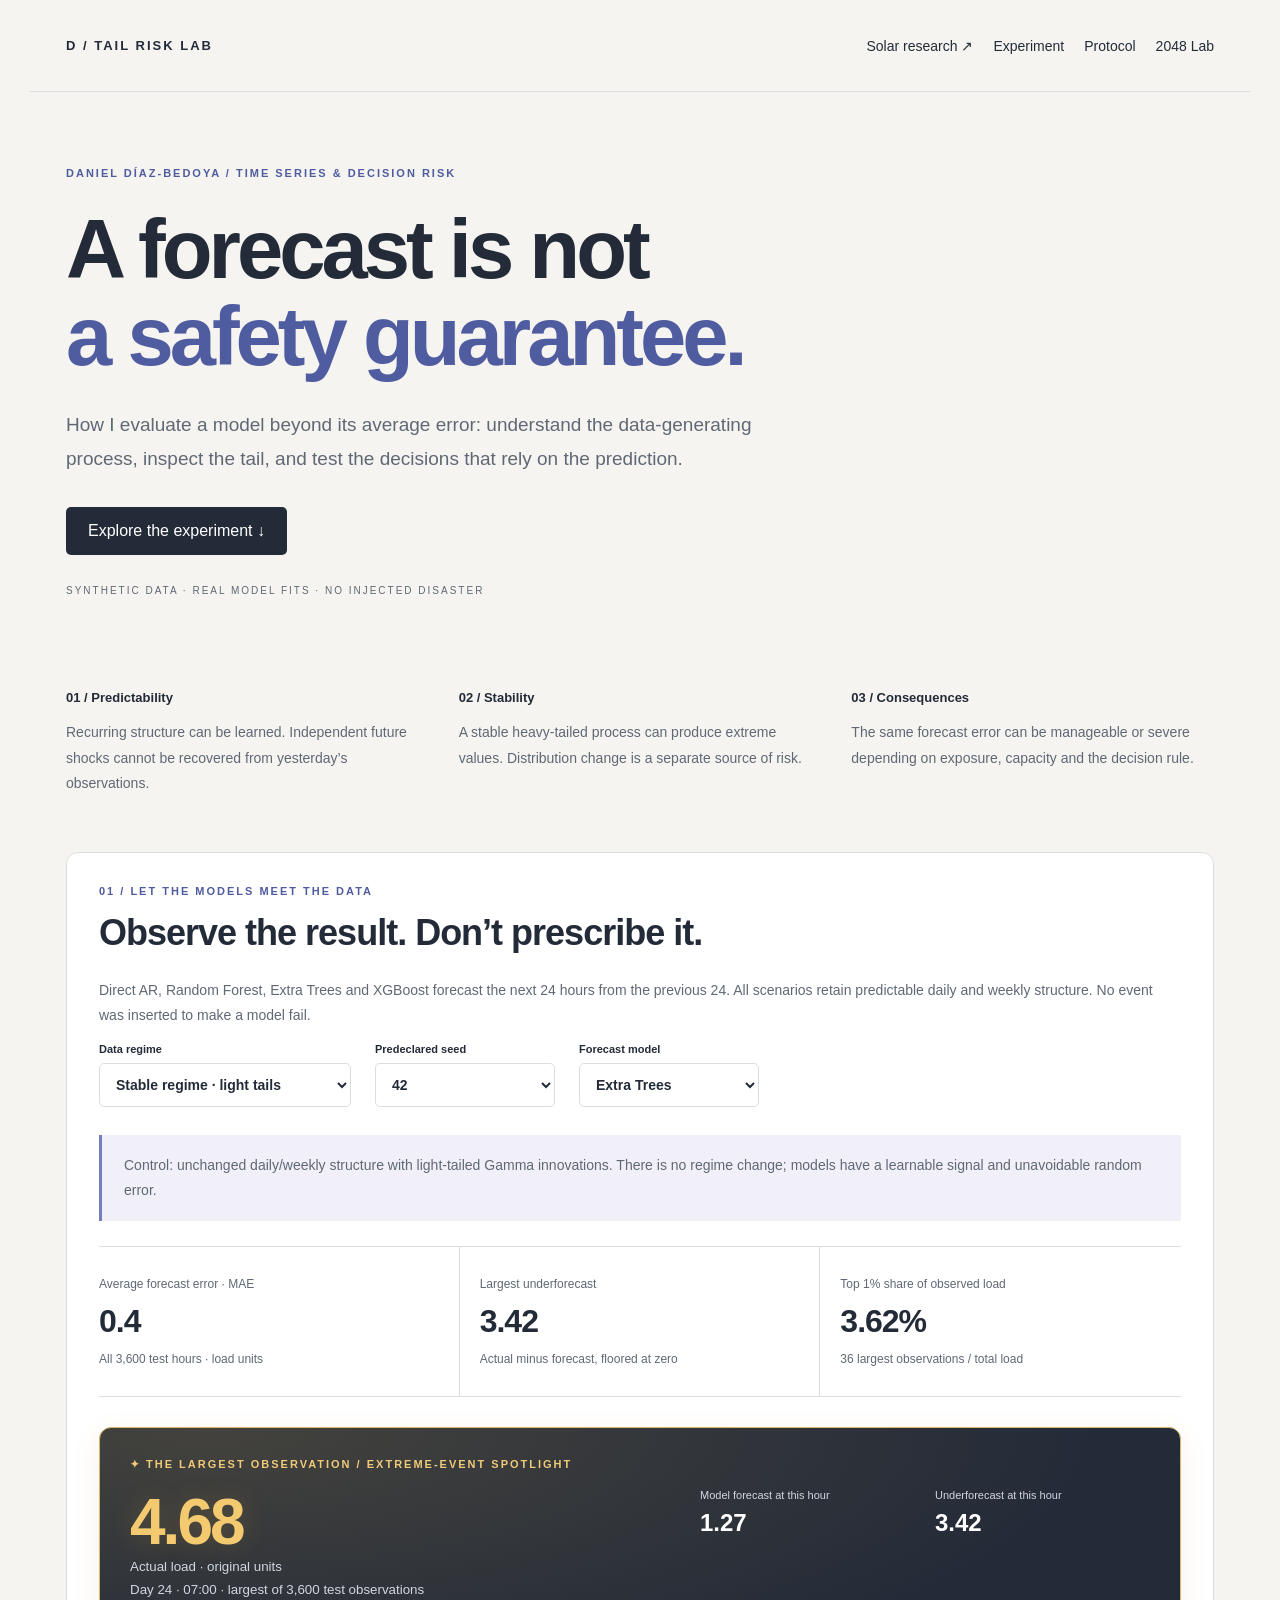
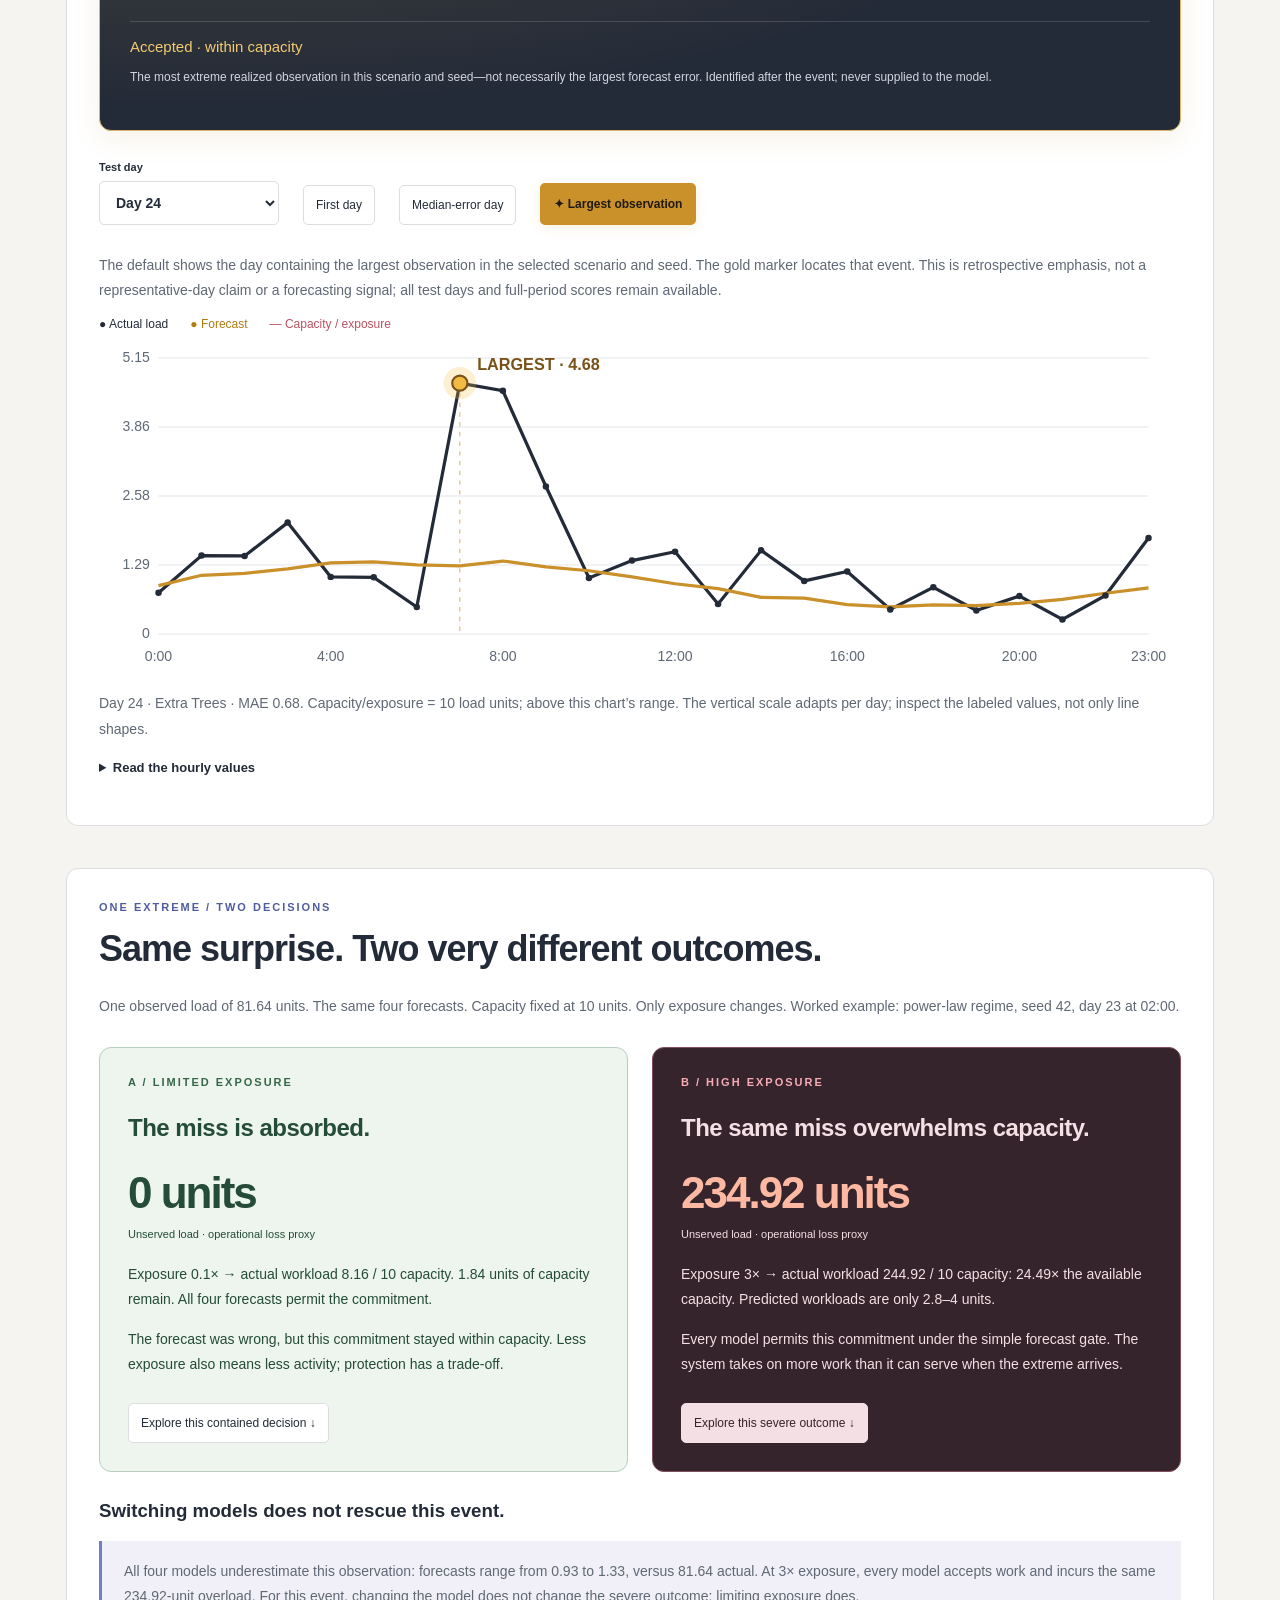
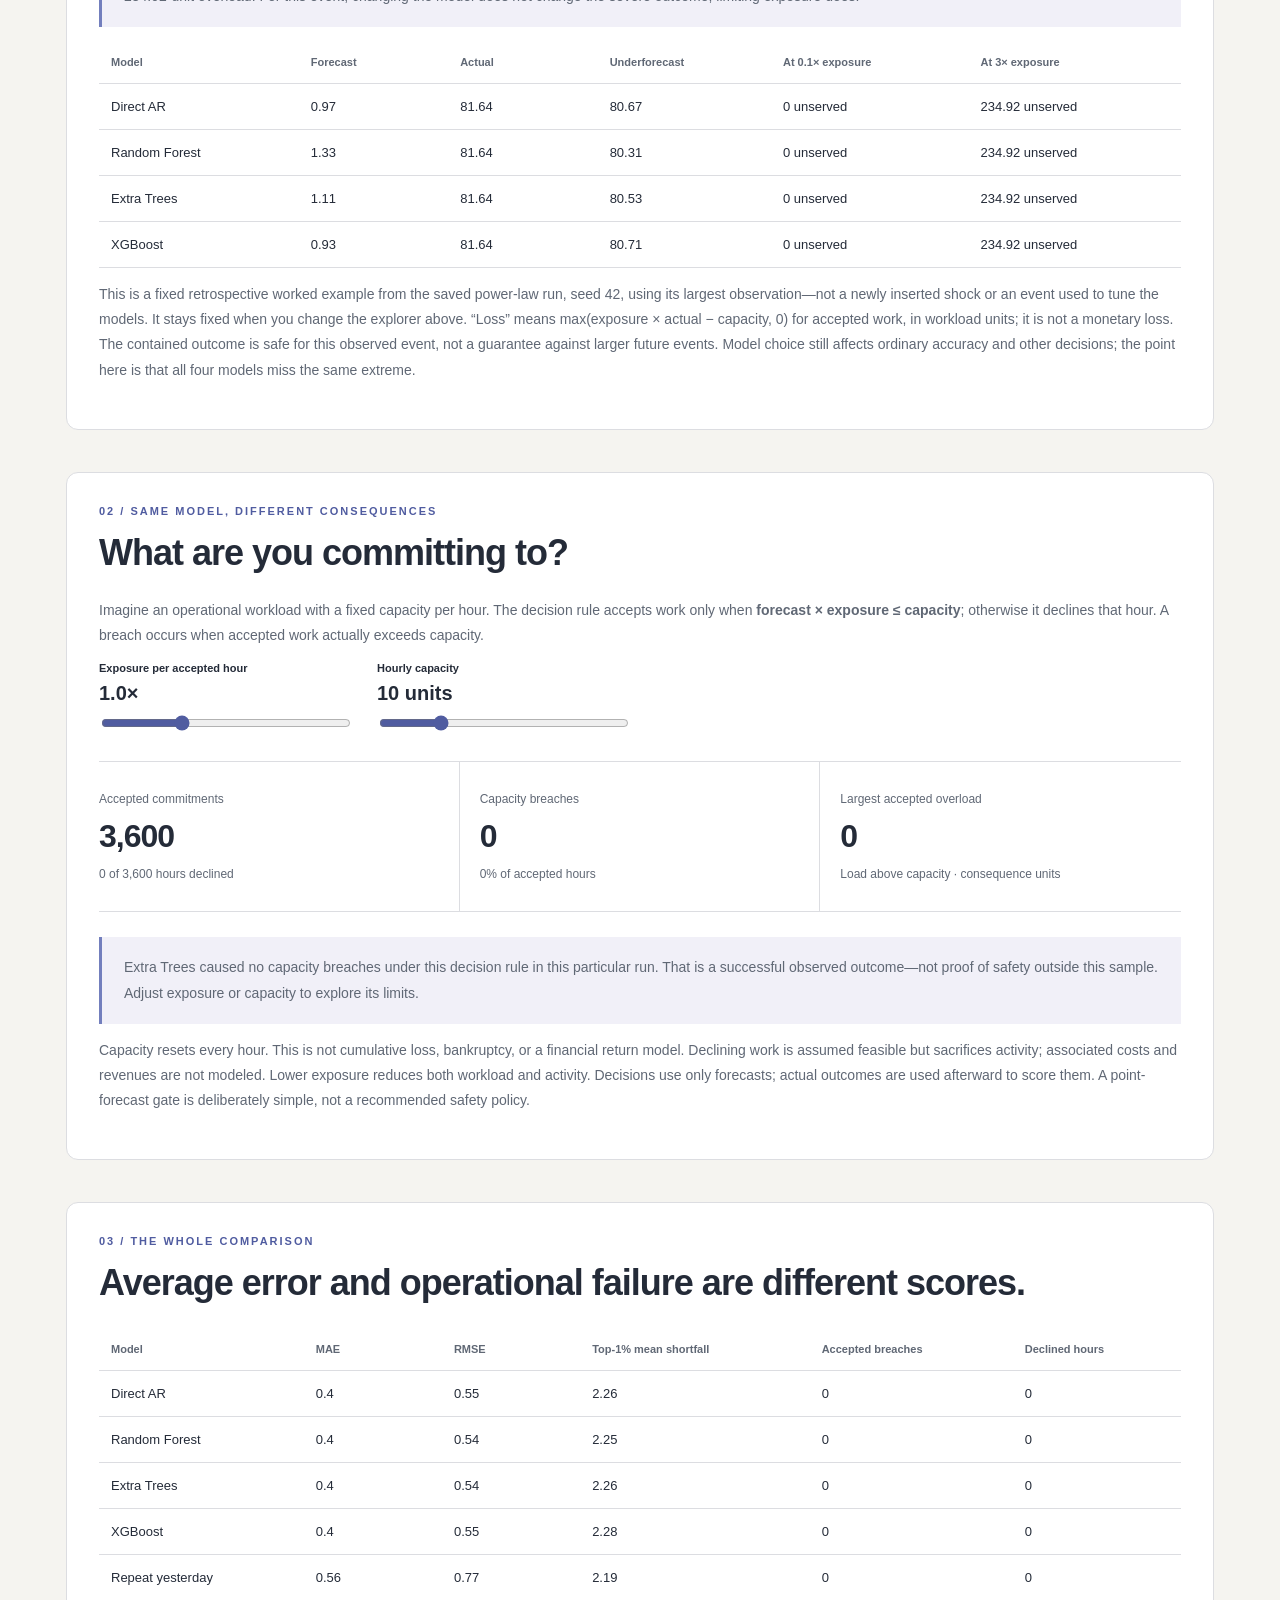
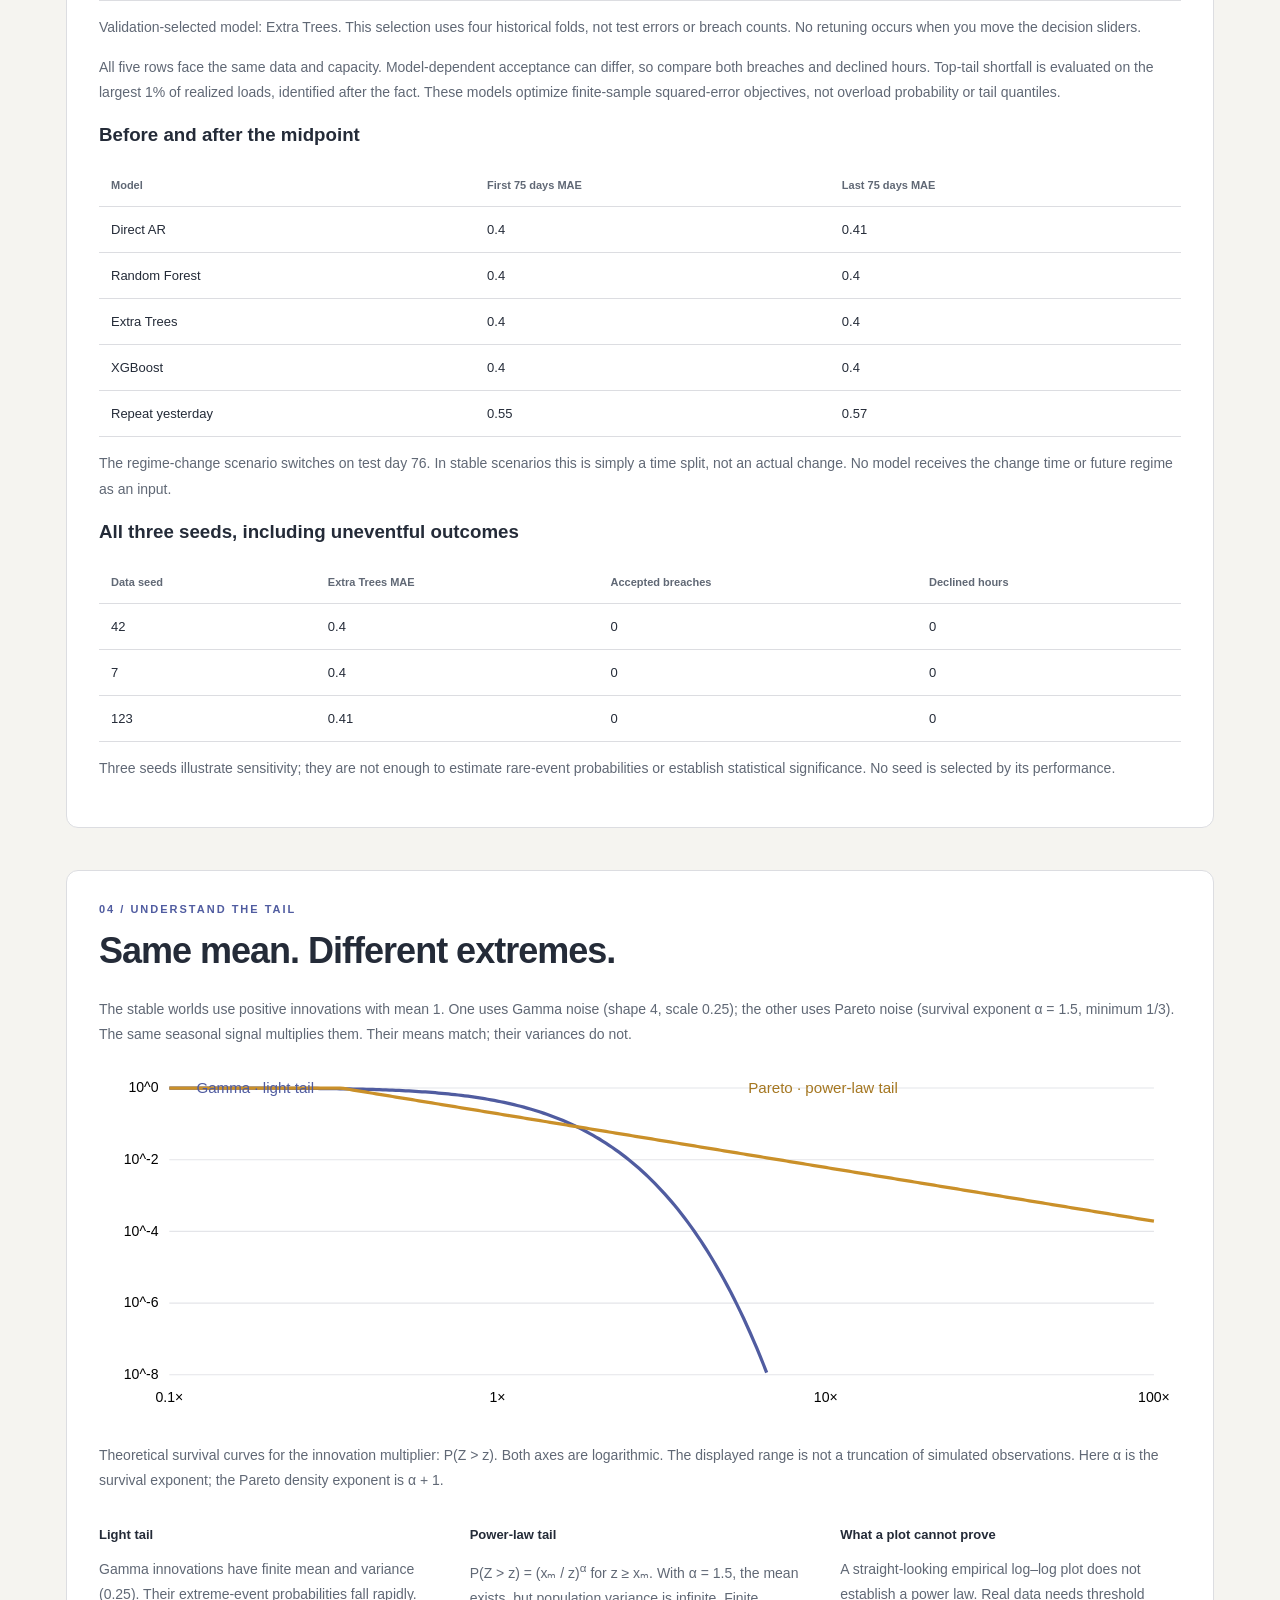
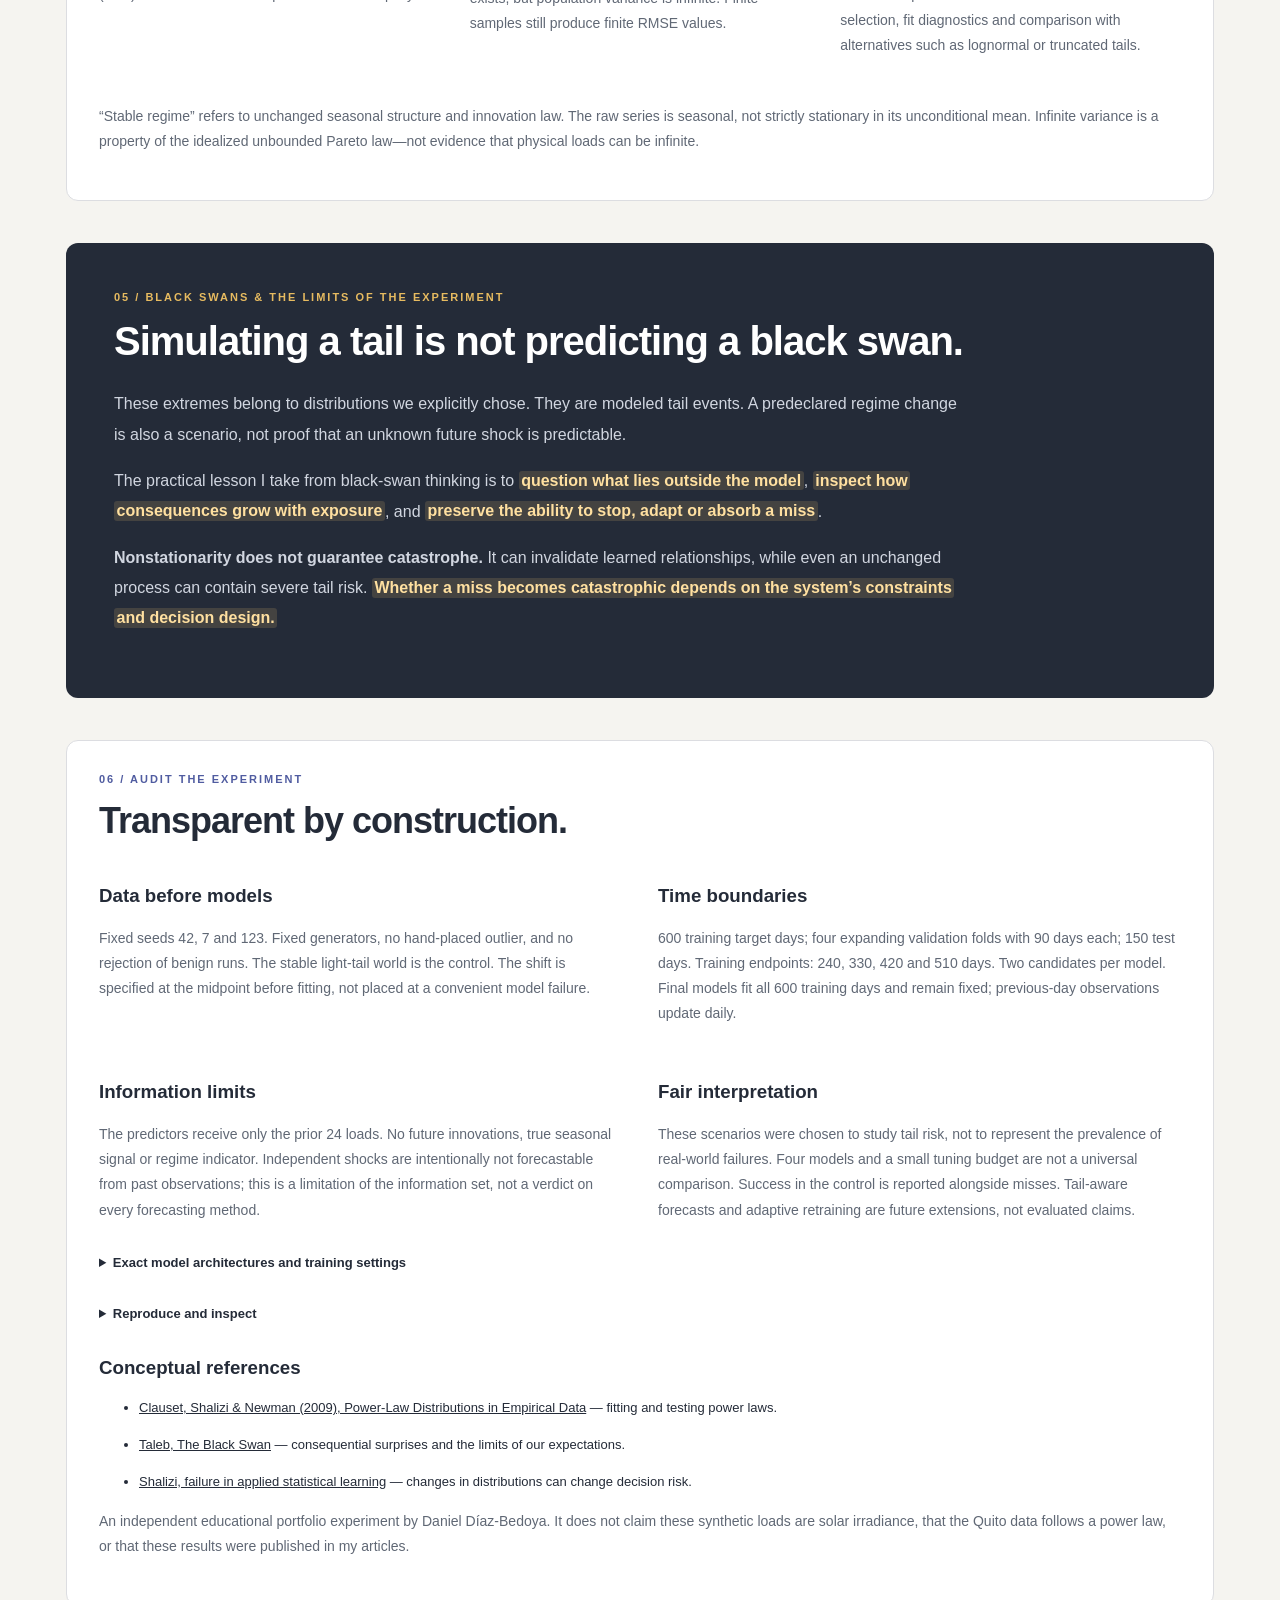
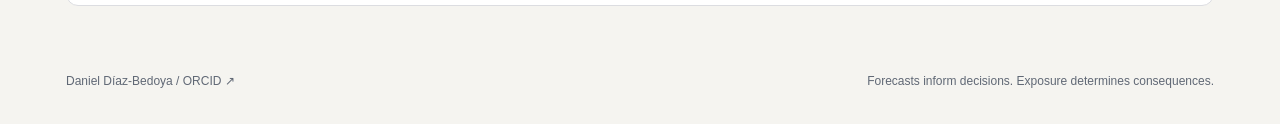
<file: docs/risk/index.html>
<!doctype html>
<html lang="en"><head><meta charset="utf-8"><meta name="viewport" content="width=device-width,initial-scale=1"><title>Tail Risk Lab | Daniel Díaz-Bedoya</title><link rel="stylesheet" href="style.css"></head><body>
<header><a class="brand" href="#">D / TAIL RISK LAB</a><nav><a href="../index.html">Solar research ↗</a><a href="#experiment">Experiment</a><a href="#protocol">Protocol</a><a href="../2048/index.html">2048 Lab</a></nav></header>
<main>
<section class="hero"><div class="eyebrow">DANIEL DÍAZ-BEDOYA / TIME SERIES &amp; DECISION RISK</div><h1>A forecast is not<br><em>a safety guarantee.</em></h1><p>How I evaluate a model beyond its average error: understand the data-generating process, inspect the tail, and test the decisions that rely on the prediction.</p><a class="button" href="#experiment">Explore the experiment ↓</a><div class="hero-note">SYNTHETIC DATA · REAL MODEL FITS · NO INJECTED DISASTER</div></section>
<section class="principles"><article><b>01 / Predictability</b><p>Recurring structure can be learned. Independent future shocks cannot be recovered from yesterday’s observations.</p></article><article><b>02 / Stability</b><p>A stable heavy-tailed process can produce extreme values. Distribution change is a separate source of risk.</p></article><article><b>03 / Consequences</b><p>The same forecast error can be manageable or severe depending on exposure, capacity and the decision rule.</p></article></section>
<section id="experiment" class="panel"><div class="eyebrow">01 / LET THE MODELS MEET THE DATA</div><h2>Observe the result. Don’t prescribe it.</h2><p>Direct AR, Random Forest, Extra Trees and XGBoost forecast the next 24 hours from the previous 24. All scenarios retain predictable daily and weekly structure. No event was inserted to make a model fail.</p>
<div class="controls"><label for="scenario">Data regime<select id="scenario"><option value="light">Stable regime · light tails</option><option value="pareto">Stable regime · power-law tails</option><option value="shift">Regime change · light to heavy</option></select></label><label for="seed">Predeclared seed<select id="seed"><option>42</option><option>7</option><option>123</option></select></label><label for="model">Forecast model<select id="model"></select></label></div><p id="scenario-description" class="callout"></p>
<div class="kpis"><article><span>Average forecast error · MAE</span><strong id="mae"></strong><small>All 3,600 test hours · load units</small></article><article><span>Largest underforecast</span><strong id="worst-error"></strong><small>Actual minus forecast, floored at zero</small></article><article><span>Top 1% share of observed load</span><strong id="tail-share"></strong><small>36 largest observations / total load</small></article></div>
<aside class="peak-spotlight" aria-labelledby="peak-heading"><div class="eyebrow" id="peak-heading">✦ THE LARGEST OBSERVATION / EXTREME-EVENT SPOTLIGHT</div><div class="peak-layout"><div><div class="peak-number" id="peak-value"></div><small>Actual load · original units</small><small id="peak-location"></small></div><div class="peak-facts"><div><span>Model forecast at this hour</span><strong id="peak-forecast"></strong></div><div><span>Underforecast at this hour</span><strong id="peak-gap"></strong></div></div></div><p class="peak-impact" id="peak-impact"></p><p class="note">The most extreme realized observation in this scenario and seed—not necessarily the largest forecast error. Identified after the event; never supplied to the model.</p></aside>
<div class="controls"><label for="day">Test day<select id="day"></select></label><button id="first">First day</button><button id="median">Median-error day</button><button id="largest" aria-pressed="true">✦ Largest observation</button></div><p class="note">The default shows the day containing the largest observation in the selected scenario and seed. The gold marker locates that event. This is retrospective emphasis, not a representative-day claim or a forecasting signal; all test days and full-period scores remain available.</p><div class="legend"><span>● Actual load</span><span class="gold">● Forecast</span><span class="red">— Capacity / exposure</span></div><div id="forecast-chart" class="chart"></div><p id="day-note" class="note" aria-live="polite"></p><details><summary>Read the hourly values</summary><div id="hour-values" class="table-wrap"></div></details></section>
<section class="panel" id="worked-examples"><div class="eyebrow">ONE EXTREME / TWO DECISIONS</div><h2>Same surprise. Two very different outcomes.</h2><p id="example-context"></p><div class="outcome-grid"><article class="outcome contained"><div class="eyebrow">A / LIMITED EXPOSURE</div><h3>The miss is absorbed.</h3><strong class="loss-number" id="safe-loss"></strong><span class="loss-label">Unserved load · operational loss proxy</span><p id="safe-detail"></p><p>The forecast was wrong, but this commitment stayed within capacity. Less exposure also means less activity; protection has a trade-off.</p><button id="apply-safe">Explore this contained decision ↓</button></article><article class="outcome severe"><div class="eyebrow">B / HIGH EXPOSURE</div><h3>The same miss overwhelms capacity.</h3><strong class="loss-number" id="severe-loss"></strong><span class="loss-label">Unserved load · operational loss proxy</span><p id="severe-detail"></p><p>Every model permits this commitment under the simple forecast gate. The system takes on more work than it can serve when the extreme arrives.</p><button id="apply-severe">Explore this severe outcome ↓</button></article></div><h3>Switching models does not rescue this event.</h3><p id="all-models-reading" class="callout"></p><div id="event-models" class="table-wrap"></div><p class="note">This is a fixed retrospective worked example from the saved power-law run, seed 42, using its largest observation—not a newly inserted shock or an event used to tune the models. It stays fixed when you change the explorer above. “Loss” means max(exposure × actual − capacity, 0) for accepted work, in workload units; it is not a monetary loss. The contained outcome is safe for this observed event, not a guarantee against larger future events. Model choice still affects ordinary accuracy and other decisions; the point here is that all four models miss the same extreme.</p></section>
<section class="panel" id="decisions"><div class="eyebrow">02 / SAME MODEL, DIFFERENT CONSEQUENCES</div><h2>What are you committing to?</h2><p>Imagine an operational workload with a fixed capacity per hour. The decision rule accepts work only when <strong>forecast × exposure ≤ capacity</strong>; otherwise it declines that hour. A breach occurs when accepted work actually exceeds capacity.</p><div class="controls"><label for="exposure">Exposure per accepted hour <output id="exposure-value"></output><input id="exposure" type="range" min="0.1" max="3" step="0.1" value="1"></label><label for="capacity">Hourly capacity <output id="capacity-value"></output><input id="capacity" type="range" min="1" max="40" step="1" value="10"></label></div><div class="kpis"><article><span>Accepted commitments</span><strong id="accepted"></strong><small id="declined"></small></article><article><span>Capacity breaches</span><strong id="breaches"></strong><small id="breach-rate"></small></article><article><span>Largest accepted overload</span><strong id="overload"></strong><small>Load above capacity · consequence units</small></article></div><p id="decision-reading" class="callout" aria-live="polite"></p><p class="note">Capacity resets every hour. This is not cumulative loss, bankruptcy, or a financial return model. Declining work is assumed feasible but sacrifices activity; associated costs and revenues are not modeled. Lower exposure reduces both workload and activity. Decisions use only forecasts; actual outcomes are used afterward to score them. A point-forecast gate is deliberately simple, not a recommended safety policy.</p></section>
<section class="panel"><div class="eyebrow">03 / THE WHOLE COMPARISON</div><h2>Average error and operational failure are different scores.</h2><div id="score-table" class="table-wrap"></div><p id="selection-note" class="note"></p><p class="note">All five rows face the same data and capacity. Model-dependent acceptance can differ, so compare both breaches and declined hours. Top-tail shortfall is evaluated on the largest 1% of realized loads, identified after the fact. These models optimize finite-sample squared-error objectives, not overload probability or tail quantiles.</p><h3>Before and after the midpoint</h3><div id="period-table" class="table-wrap"></div><p class="note">The regime-change scenario switches on test day 76. In stable scenarios this is simply a time split, not an actual change. No model receives the change time or future regime as an input.</p><h3>All three seeds, including uneventful outcomes</h3><div id="seed-table" class="table-wrap"></div><p class="note">Three seeds illustrate sensitivity; they are not enough to estimate rare-event probabilities or establish statistical significance. No seed is selected by its performance.</p></section>
<section class="panel"><div class="eyebrow">04 / UNDERSTAND THE TAIL</div><h2>Same mean. Different extremes.</h2><p>The stable worlds use positive innovations with mean 1. One uses Gamma noise (shape 4, scale 0.25); the other uses Pareto noise (survival exponent α = 1.5, minimum 1/3). The same seasonal signal multiplies them. Their means match; their variances do not.</p><div id="tail-chart" class="chart"></div><p class="note">Theoretical survival curves for the innovation multiplier: P(Z &gt; z). Both axes are logarithmic. The displayed range is not a truncation of simulated observations. Here α is the survival exponent; the Pareto density exponent is α + 1.</p><div class="principles"><article><b>Light tail</b><p>Gamma innovations have finite mean and variance (0.25). Their extreme-event probabilities fall rapidly.</p></article><article><b>Power-law tail</b><p>P(Z &gt; z) = (xₘ / z)<sup>α</sup> for z ≥ xₘ. With α = 1.5, the mean exists, but population variance is infinite. Finite samples still produce finite RMSE values.</p></article><article><b>What a plot cannot prove</b><p>A straight-looking empirical log–log plot does not establish a power law. Real data needs threshold selection, fit diagnostics and comparison with alternatives such as lognormal or truncated tails.</p></article></div><p class="note">“Stable regime” refers to unchanged seasonal structure and innovation law. The raw series is seasonal, not strictly stationary in its unconditional mean. Infinite variance is a property of the idealized unbounded Pareto law—not evidence that physical loads can be infinite.</p></section>
<section class="dark"><div class="eyebrow">05 / BLACK SWANS &amp; THE LIMITS OF THE EXPERIMENT</div><h2>Simulating a tail is not predicting a black swan.</h2><p>These extremes belong to distributions we explicitly chose. They are modeled tail events. A predeclared regime change is also a scenario, not proof that an unknown future shock is predictable.</p><p>The practical lesson I take from black-swan thinking is to <mark class="decision-highlight">question what lies outside the model</mark>, <mark class="decision-highlight">inspect how consequences grow with exposure</mark>, and <mark class="decision-highlight">preserve the ability to stop, adapt or absorb a miss</mark>.</p><p><strong>Nonstationarity does not guarantee catastrophe.</strong> It can invalidate learned relationships, while even an unchanged process can contain severe tail risk. <mark class="decision-highlight">Whether a miss becomes catastrophic depends on the system’s constraints and decision design.</mark></p></section>
<section id="protocol" class="panel"><div class="eyebrow">06 / AUDIT THE EXPERIMENT</div><h2>Transparent by construction.</h2><div class="method-grid"><article><h3>Data before models</h3><p>Fixed seeds 42, 7 and 123. Fixed generators, no hand-placed outlier, and no rejection of benign runs. The stable light-tail world is the control. The shift is specified at the midpoint before fitting, not placed at a convenient model failure.</p></article><article><h3>Time boundaries</h3><p>600 training target days; four expanding validation folds with 90 days each; 150 test days. Training endpoints: 240, 330, 420 and 510 days. Two candidates per model. Final models fit all 600 training days and remain fixed; previous-day observations update daily.</p></article><article><h3>Information limits</h3><p>The predictors receive only the prior 24 loads. No future innovations, true seasonal signal or regime indicator. Independent shocks are intentionally not forecastable from past observations; this is a limitation of the information set, not a verdict on every forecasting method.</p></article><article><h3>Fair interpretation</h3><p>These scenarios were chosen to study tail risk, not to represent the prevalence of real-world failures. Four models and a small tuning budget are not a universal comparison. Success in the control is reported alongside misses. Tail-aware forecasts and adaptive retraining are future extensions, not evaluated claims.</p></article></div><details><summary>Exact model architectures and training settings</summary><div id="architectures"></div><p class="note">All fitted estimators use seed 42, two worker threads where available, and nonnegative output clipping. Only Direct AR scales features; its scaler is fitted within each fold. Model seeds stay fixed while data seeds vary. Other defaults follow the repository’s pinned libraries.</p></details><details><summary>Reproduce and inspect</summary><p>Run <code>python src/risk_benchmark.py</code> with the repository dependencies. This regenerates <code>docs/risk/data.js</code> and <code>results/risk_report.json</code>. Changing a control here selects a saved run or recalculates a decision—it does not retrain the models.</p><p id="runtime" class="note"></p><a href="data.js">Inspect all saved observations and forecasts ↗</a></details><h3>Conceptual references</h3><ul><li><a href="https://epubs.siam.org/doi/abs/10.1137/070710111">Clauset, Shalizi &amp; Newman (2009), Power-Law Distributions in Empirical Data</a> — fitting and testing power laws.</li><li><a href="https://penguinrandomhousehighereducation.com/book/?isbn=9781984841582">Taleb, The Black Swan</a> — consequential surprises and the limits of our expectations.</li><li><a href="https://www.stat.cmu.edu/~cshalizi/dm/22/lectures/26/lecture-26.html">Shalizi, failure in applied statistical learning</a> — changes in distributions can change decision risk.</li></ul><p class="note">An independent educational portfolio experiment by Daniel Díaz-Bedoya. It does not claim these synthetic loads are solar irradiance, that the Quito data follows a power law, or that these results were published in my articles.</p></section>
</main><footer><a href="https://orcid.org/0009-0000-3222-6037">Daniel Díaz-Bedoya / ORCID ↗</a><span>Forecasts inform decisions. Exposure determines consequences.</span></footer><script src="data.js"></script><script src="engine.js"></script><script src="app.js"></script></body></html>
</file>
<file: docs/style.css>
:root{--ink:#18332f;--muted:#5c706b;--paper:#f3f5ef;--line:#d8dfd6;--gold:#d9a230;--green:#26756c}*{box-sizing:border-box}html{scroll-behavior:smooth}body{margin:0;background:var(--paper);color:var(--ink);font-family:Arial,Helvetica,sans-serif}header,main,footer{max-width:1220px;margin:auto;padding:0 36px}header{height:92px;display:flex;align-items:center;justify-content:space-between;border-bottom:1px solid var(--line)}a{color:inherit;text-decoration:none}a:hover{text-decoration:underline}nav{display:flex;gap:28px;font-size:14px}.brand{font-size:13px;font-weight:800;letter-spacing:2px}.hero{position:relative;overflow:hidden;padding:76px 0 64px}.eyebrow{font-size:11px;letter-spacing:2px;font-weight:700;color:var(--green)}h1{position:relative;z-index:1;font-size:clamp(44px,6.5vw,84px);letter-spacing:-4px;line-height:1.04;margin:28px 0}h1 em{font-style:normal;color:var(--green)}.intro{position:relative;z-index:1;max-width:560px}.intro p{font-size:18px;line-height:1.7;color:var(--muted)}.button{display:inline-block;padding:15px 22px;background:var(--ink);color:white;border-radius:5px;margin-top:12px}.sun{position:absolute;width:355px;height:355px;border:1px solid #d7ba64;border-radius:50%;right:18px;top:74px;background:repeating-radial-gradient(circle at center,#edc75c33 0,#edc75c33 20px,transparent 21px,transparent 38px)}.sun:after{content:'';position:absolute;inset:110px;background:#e3ad34;border-radius:50%}.kpis{display:grid;grid-template-columns:1fr 1fr 1fr;border-top:1px solid var(--line);border-bottom:1px solid var(--line);margin-bottom:60px}.kpis article{padding:30px 20px;border-right:1px solid var(--line)}.kpis article:first-child{padding-left:0}.kpis article:last-child{border:0}span,small{display:block}.kpis span,.risk span{font-size:12px;color:var(--muted)}.kpis strong{display:block;font-size:36px;margin:12px 0;letter-spacing:-1px}.kpis small{font-size:12px;color:var(--muted)}.panel{background:#fff;border:1px solid var(--line);border-radius:12px;padding:32px;margin:32px 0}.section-heading{display:flex;justify-content:space-between;gap:32px;align-items:flex-start}h2{font-size:31px;letter-spacing:-1px;line-height:1.2;margin:14px 0 24px}.section-heading>p{max-width:340px;font-size:14px;color:var(--muted);line-height:1.6;margin:0}.controls{display:flex;gap:12px;align-items:end;flex-wrap:wrap;margin:10px 0 28px}label{font-size:11px;font-weight:bold;display:flex;flex-direction:column;gap:8px}select,button{padding:12px;border:1px solid var(--line);border-radius:5px;background:white;color:var(--ink);font:inherit}select{min-width:180px;font-size:14px}button{cursor:pointer;font-size:12px}button:hover{background:var(--paper)}:focus-visible{outline:3px solid var(--gold);outline-offset:3px}.legend{display:flex;gap:22px;font-size:12px}.actual{color:var(--ink)}.forecast{color:#b17b10}.baseline{color:#879c95}.chart svg{width:100%;height:auto;min-height:220px}.note{font-size:12px;color:var(--muted);line-height:1.8}table{width:100%;border-collapse:collapse;text-align:left;font-size:13px;white-space:nowrap}th,td{padding:15px 12px;border-bottom:1px solid var(--line)}th{font-size:11px;color:var(--muted)}caption{text-align:left;font-size:12px;color:var(--muted);padding:22px 12px 6px}.table-wrap{overflow-x:auto}.rank-row{display:grid;grid-template-columns:150px 1fr 70px;align-items:center;gap:16px;margin:17px 0;font-size:13px}.bar{height:17px;background:var(--green);border-radius:2px}.bar.selected{background:var(--gold)}.business{display:grid;grid-template-columns:1.1fr 1fr;gap:70px;padding:48px 0}.business h2{font-size:40px}.business p{line-height:1.75;font-size:15px;color:var(--muted)}.risk{background:var(--ink);border-radius:12px;padding:32px;color:white}.risk span,.risk p{color:#b9d0c6}.risk strong{display:block;font-size:48px;margin-top:18px;color:#f0c15c}.risk p{font-size:13px}.method-grid{display:grid;grid-template-columns:1fr 1fr;gap:22px 36px}.method-grid b{font-size:14px}.method-grid p{font-size:13px;color:var(--muted);line-height:1.8}.links{display:flex;gap:24px;font-size:13px}footer{padding-top:26px;padding-bottom:36px;font-size:12px;color:var(--muted);display:flex;justify-content:space-between}summary{cursor:pointer;font-size:13px;margin:18px 0}@media(max-width:760px){header,main,footer{padding-left:20px;padding-right:20px}nav{gap:14px;font-size:11px}.brand{max-width:150px;line-height:1.7}h1{letter-spacing:-2px}.sun{right:-180px;opacity:.35}.kpis{grid-template-columns:1fr}.kpis article,.kpis article:first-child{padding:20px 0;border-right:0;border-bottom:1px solid var(--line)}.panel{padding:20px}.section-heading{display:block}.section-heading>p{margin-bottom:24px}.business,.method-grid{grid-template-columns:1fr;gap:24px}.rank-row{grid-template-columns:110px 1fr 44px;font-size:11px}.legend{gap:12px;font-size:10px}footer{display:block;line-height:2}.links{flex-direction:column}}
:root .chart{overflow-x:auto}.chart svg{min-width:700px}
:root #complexity-verdict{font-size:20px;line-height:1.6;font-weight:600;color:var(--green)}.architecture-flow{padding:18px;background:var(--paper);border-left:3px solid var(--gold);line-height:1.8;font-size:14px}#architecture-cards details{border-bottom:1px solid var(--line);padding:8px 0}#architecture-cards summary{font-weight:bold;font-size:16px}
</file>
<file: docs/2048/style.css>
@import url('../style.css');
:root{--ink:#25352f;--green:#286751;--paper:#f5f4ee;--muted:#616d65;--gold:#bb862f;--line:#d9dfd5}header nav{gap:22px}.hero{padding:64px 0 40px}.hero h1{font-size:clamp(52px,7vw,90px);line-height:1.05}.hero>p{max-width:690px;color:var(--muted);line-height:1.8;font-size:18px}.scope{display:flex;gap:20px;align-items:center;margin-top:28px;font-size:12px;font-weight:700;color:var(--green)}.scope span{font-weight:400;color:var(--muted)}.play-layout{display:grid;grid-template-columns:minmax(320px,1fr) minmax(300px,1fr);gap:60px;margin:20px 0 70px;align-items:start}.game-panel{background:#e9ede3;border:1px solid #d3dccf;border-radius:16px;padding:28px}.game-heading{display:flex;gap:20px;align-items:center}.game-heading>div:first-child{margin-right:auto}.game-heading h2{font-size:48px;margin:5px 0 0}.score span,.score strong{display:block}.score span{font-size:11px;text-transform:uppercase;letter-spacing:1px;color:var(--muted)}.score strong{font-size:24px;margin-top:5px}.hint{font-size:12px;line-height:1.8;color:var(--muted)}.board{display:grid;grid-template-columns:repeat(4,minmax(0,1fr));gap:9px;padding:10px;background:#b5c1af;border-radius:10px;touch-action:none;outline-offset:5px}.tile{display:flex;align-items:center;justify-content:center;aspect-ratio:1;border-radius:6px;background:#cdd6c7;font-weight:750;font-size:clamp(19px,3vw,35px);color:#344238;font-variant-numeric:tabular-nums}.tile.filled{background:var(--tile-bg);color:var(--tile-ink)}.tile.changed{animation:appear .16s ease-out}.tile.spawned{outline:2px solid var(--green);outline-offset:-3px}.tile.large{font-size:19px}@keyframes appear{from{transform:scale(.88);opacity:.6}to{transform:scale(1);opacity:1}}.pad{display:flex;justify-content:center;gap:9px;margin:18px 0 10px}.pad button{font-size:24px;padding:8px 20px;background:#f7f8f2;border:1px solid #bac9b6}.pad button:disabled{opacity:.35;cursor:not-allowed}button{cursor:pointer}button:focus-visible,a:focus-visible{outline:3px solid #bb862f;outline-offset:3px}#status{min-height:42px;font-size:13px;line-height:1.6;color:#28543f}.reset-controls{display:flex;align-items:end;gap:12px}.reset-controls label{font-size:11px;letter-spacing:1px;text-transform:uppercase}.reset-controls input{display:block;margin-top:8px;padding:10px;width:150px;border:1px solid #bbc8b7;border-radius:5px;background:#f7f8f2;color:var(--ink)}.reset-controls button{background:var(--green);color:white;border:0;padding:12px 18px}.inspection{padding-top:20px}.inspection h2,.panel h2{font-size:36px}.transition{display:flex;justify-content:space-between;gap:10px;padding:20px 0;color:var(--green);font-size:13px}.transition span{background:#e9ede3;padding:12px;border-radius:5px}.transition b{align-self:center}dl{margin:10px 0 20px}dl>div{display:flex;justify-content:space-between;gap:20px;padding:18px 0;border-bottom:1px solid var(--line);font-size:13px}dt{color:var(--muted)}dd{margin:0;text-align:right;font-weight:600}.note-box{background:#eaf0e6;border-left:3px solid var(--green);padding:20px;margin-top:24px;font-size:13px}.note-box p{line-height:1.8;margin-bottom:0;color:var(--muted)}.rules-grid{display:grid;grid-template-columns:repeat(4,1fr);gap:28px;margin:30px 0}.rules-grid article>span{font-size:12px;color:var(--green);font-weight:700}.rules-grid h3{font-size:18px;line-height:1.4}.rules-grid p,.intro,details p{font-size:14px;line-height:1.85;color:var(--muted)}.rules-grid code{display:block;font-size:11px;white-space:nowrap}.rules-grid small{display:block;font-size:11px;color:var(--muted);line-height:1.6;margin-top:8px}.contract{font-size:13px;line-height:1.85;padding-top:22px;border-top:1px solid var(--line)}.state-options{display:grid;grid-template-columns:repeat(4,1fr);gap:10px;margin:28px 0}.state-options button{text-align:left;padding:16px 12px;border:1px solid var(--line);background:transparent;color:var(--ink);font-weight:700}.state-options small{display:block;font-size:10px;font-weight:400;margin-top:10px;line-height:1.6}.state-options [aria-pressed=true]{background:var(--green);color:white;border-color:var(--green)}.state-detail{display:grid;grid-template-columns:1fr 1fr;gap:36px;margin:25px 0}.state-detail p{line-height:1.85;font-size:14px;color:var(--muted)}pre{background:#25352f;color:#e3eedd;padding:20px;border-radius:8px;font-size:12px;line-height:1.7;overflow:auto;max-height:360px;white-space:pre}summary{cursor:pointer;font-size:13px;font-weight:600;padding:16px 0}footer{display:flex;justify-content:space-between;gap:20px;font-size:12px}footer a{text-decoration:underline}@media(prefers-reduced-motion:reduce){.tile.changed{animation:none}}@media(max-width:900px){.play-layout{gap:25px}.rules-grid{grid-template-columns:1fr 1fr}.state-options{grid-template-columns:1fr 1fr}}@media(max-width:650px){.play-layout,.state-detail{grid-template-columns:1fr}.hero{padding-top:35px}.scope{align-items:start;flex-direction:column;gap:8px}.game-panel{padding:18px}.tile{font-size:30px}.rules-grid{grid-template-columns:1fr}.rules-grid code{font-size:13px}header{flex-wrap:wrap;gap:18px}header nav{gap:15px}.reset-controls{flex-wrap:wrap}.inspection{padding-top:0}footer{flex-direction:column}.game-heading{gap:14px}}
</file>
<file: docs/2048/learning.css>
.learning-panel{padding:32px 0;margin:20px 0 65px;border-top:1px solid var(--line)}.learning-title{display:flex;justify-content:space-between;gap:24px;align-items:start}.learning-title h2{font-size:40px}.recorded-tag{font-size:10px;letter-spacing:1.5px;background:#e3ebdc;color:#286751;padding:12px;border-radius:5px;white-space:nowrap;margin-top:22px}.learning-controls{display:flex;gap:16px;flex-wrap:wrap;margin:25px 0}.learning-controls label{min-width:140px}.learning-controls select{min-width:0;font-size:12px;padding:11px}.playback-buttons{display:flex;gap:10px;flex-wrap:wrap;align-items:center}.playback-buttons .primary{background:var(--green);color:#fff;border-color:var(--green)}:is(#learning-status,#advanced-learning-status){line-height:1.8;font-size:14px;font-weight:600;min-height:25px}.replay-scrubber{display:flex;flex-direction:row;align-items:center;gap:16px;margin:20px 0}.replay-scrubber input{flex:1;min-width:80px;accent-color:var(--green)}:is(#move-label,#advanced-move-label){font-size:12px;min-width:110px;font-variant-numeric:tabular-nums}.agent-boards{display:grid;grid-template-columns:repeat(3,minmax(0,1fr));gap:20px}.agent-boards.single-agent{grid-template-columns:minmax(0,520px);justify-content:center}.agent-card{padding:20px;border:1px solid var(--line);border-radius:12px;background:#eef1e8;min-width:0}.agent-card[hidden]{display:none}.agent-card.dense{background:#f4efe4;border-color:#e4d9c5}.agent-card.conv{background:#eeedf5;border-color:#d9d6e8}.agent-card h3{font-size:19px;margin:0}.agent-card .model-tag{font-size:11px;color:var(--muted);line-height:1.6;min-height:36px;margin:8px 0}.agent-score{display:flex;justify-content:space-between;align-items:baseline;margin:14px 0}.agent-score strong{font-size:29px;letter-spacing:-1px}.agent-score span{font-size:11px;color:var(--muted)}.replay-board{display:grid;grid-template-columns:repeat(4,minmax(0,1fr));gap:6px;padding:7px;border-radius:8px;background:#bbc5b6}.replay-tile{aspect-ratio:1;display:flex;align-items:center;justify-content:center;background:#d1d9cb;border-radius:4px;font-size:clamp(16px,2.2vw,28px);font-weight:700}.replay-tile.changed{animation:appear .14s ease-out}.replay-tile.new-tile{outline:2px solid #386342;outline-offset:-3px}.action-line{font-size:12px;font-weight:600;min-height:35px;line-height:1.7;margin-bottom:4px}.end-line{font-size:11px;color:var(--muted);margin:4px 0 18px}.q-values{display:grid;grid-template-columns:repeat(4,1fr);gap:4px}.q-value{padding:8px 2px;text-align:center;border:1px solid transparent;border-radius:4px;font-variant-numeric:tabular-nums}.q-value span{font-size:9px;text-transform:uppercase;letter-spacing:.5px}.q-value strong{font-size:12px;display:block;margin-top:5px}.q-value.chosen{border-color:#286751;background:#ffffffb0}.q-value.illegal{opacity:.35}.model-detail,.update-detail{font-size:11px;line-height:1.75;color:var(--muted);overflow-wrap:anywhere}.update-detail{min-height:40px}.learning-chart{background:#fff;border:1px solid var(--line);border-radius:12px;padding:24px;margin:30px 0}.learning-chart h3{font-size:20px;margin-top:0}.learning-chart svg{display:block;width:100%;height:auto}.learning-chart svg text{font-family:Arial,sans-serif;font-size:11px;fill:#617167}.chart-legend{display:flex;gap:20px;flex-wrap:wrap;font-size:11px;margin:18px 0}.chart-legend span{display:inline}.equation{background:#25352f;color:#edf3e8;padding:20px;border-radius:8px;overflow:auto;white-space:nowrap;font-family:monospace;font-size:13px;line-height:1.8}.architecture-grid{display:grid;grid-template-columns:repeat(3,1fr);gap:25px;margin:25px 0}.architecture-grid h3{font-size:19px}.architecture-grid p{font-size:13px;line-height:1.8;color:var(--muted)}.architecture-grid code{display:block;padding:12px;background:#eef1e8;font-size:11px;line-height:1.8;white-space:normal}#result-verdict{font-size:17px;line-height:1.8;color:var(--green)}#q-table{max-height:400px;overflow:auto}#final-results td,#final-results th{white-space:normal;min-width:80px}.learning-note{font-size:13px;color:var(--muted);line-height:1.8}.lab-jump{display:flex;gap:12px;flex-wrap:wrap;margin-top:24px}.lab-jump a{padding:12px 18px;border:1px solid var(--green);border-radius:5px;font-size:12px}.lab-jump a:first-child{background:var(--green);color:white}@media(prefers-reduced-motion:reduce){.replay-tile.changed{animation:none}}@media(max-width:850px){.agent-boards{grid-template-columns:1fr}.agent-card{max-width:500px;width:100%;margin:auto}.replay-tile{font-size:28px}.architecture-grid{grid-template-columns:1fr}.learning-title{display:block}.recorded-tag{display:inline-block;margin:0 0 10px}.learning-chart{padding:14px}.learning-title h2{font-size:32px}}@media(max-width:450px){.learning-controls{display:grid;grid-template-columns:1fr 1fr}.learning-controls label{min-width:0}.learning-controls select{width:100%}.playback-buttons button{font-size:11px}.agent-card{padding:16px}.learning-title h2{font-size:29px}}
.snake-explainer{display:grid;grid-template-columns:240px 1fr;gap:30px;margin:20px 0}.snake-path{display:grid;grid-template-columns:repeat(4,1fr);gap:5px;padding:8px;background:#b5c1af;border-radius:8px;margin-top:16px}.snake-path span{aspect-ratio:1;display:grid;place-items:center;background:#edf1e5;color:#28543f;font-weight:bold;border-radius:4px}.snake-path span:first-child{background:#286751;color:#fff}.gain{color:#286751;font-weight:700}.decline{color:#a14739;font-weight:700}:is(#stage-description,#advanced-stage-description){border-left:3px solid #bb862f;background:#f1eddf;padding:14px 18px}:is(#experiment-stage,#advanced-experiment-stage){font-weight:bold}#stage-outcome{font-weight:600}:is(#reward-q,#advanced-reward-q),:is(#reward-dqn,#advanced-reward-dqn),:is(#reward-cnn,#advanced-reward-cnn){border-top:1px solid #cbd4c4;padding-top:10px}@media(max-width:650px){.snake-explainer{grid-template-columns:1fr}.snake-path{max-width:240px}}
.snake-explainer>div{min-width:0;overflow-wrap:anywhere}

.agent-boards.stage-pair{grid-template-columns:repeat(2,minmax(0,1fr));max-width:1000px;margin-inline:auto}@media(max-width:650px){.agent-boards.stage-pair{grid-template-columns:minmax(0,1fr)}}

#stage3-control[hidden]{display:none}@media(max-width:850px){.agent-boards.stage-pair{grid-template-columns:minmax(0,1fr)}}

.overall-picks{display:grid;grid-template-columns:repeat(3,minmax(0,1fr));gap:18px;margin:24px 0}.overall-picks article{padding:22px;border:1px solid var(--line);border-radius:10px;background:#eef1e8;min-width:0}.overall-picks h3{font-size:24px}.overall-picks p{font-size:13px;line-height:1.8}.overall-picks strong{font-size:22px;color:var(--green)}.balance-control{display:flex;flex-wrap:wrap;gap:16px;align-items:center}.balance-control input{accent-color:var(--green);max-width:100%}@media(max-width:850px){.overall-picks{grid-template-columns:minmax(0,1fr)}}

.agent-boards.stage-triple{grid-template-columns:repeat(3,minmax(0,1fr));max-width:1200px}.preview-grid{display:grid;grid-template-columns:repeat(4,minmax(0,1fr));gap:3px}.preview-grid span{padding:8px;text-align:center;background:#dce5d5;border-radius:4px}.afterstate-preview p{font-size:12px}.afterstate-preview[hidden]{display:none}@media(max-width:850px){.agent-boards.stage-triple{grid-template-columns:minmax(0,1fr)}}
</file>
<file: docs/2048/motion.css>
.motion-board{position:relative;isolation:isolate}.motion-cell{position:relative;animation:none!important}.motion-board .moving-tile{position:absolute;z-index:3;margin:0;aspect-ratio:auto;pointer-events:none;will-change:transform}.motion-board .new-tile{outline:2px solid #286751;outline-offset:-3px}.motion-caption{min-height:3em;font-size:12px;line-height:1.5;font-weight:600;color:#28543f;margin:10px 0;letter-spacing:.1px}.spawn-label{position:absolute;right:3px;top:3px;font:700 8px/1 Arial,sans-serif;letter-spacing:.5px;background:#286751;color:white;padding:3px;border-radius:3px;pointer-events:none}.motion-board[data-phase=slide]{outline:2px solid #7e9b67;outline-offset:3px}.motion-board[data-phase=merge]{outline:2px solid #c39943;outline-offset:3px}.motion-board[data-phase=spawn]{outline:2px solid #286751;outline-offset:3px}:is(#step-replay,#advanced-step-replay):disabled{opacity:.5;cursor:wait}
</file>
<file: docs/risk/style.css>
@import url('../style.css');
:root{--ink:#242b38;--green:#505ca0;--paper:#f5f4f0;--muted:#606875;--gold:#ca9029;--line:#dcdde1}header nav{gap:20px}.hero{padding:75px 0 60px}.hero p{font-size:19px;line-height:1.8;max-width:700px;color:var(--muted)}.hero-note{margin-top:30px;font-size:10px;letter-spacing:2px;color:var(--muted)}.hero h1 em{color:#505ca0}.principles{display:grid;grid-template-columns:repeat(3,1fr);gap:30px;margin:32px 0}.principles p,.panel>p,.method-grid p{line-height:1.8;color:var(--muted);font-size:14px}.principles b{font-size:13px}.panel h2{font-size:36px}.panel{margin:42px 0}.callout{padding:18px 22px;background:#f1f0f8;border-left:3px solid #737fbd}.kpis{margin:25px 0}.kpis strong{font-size:32px}.chart svg{display:block;min-width:650px}.chart{overflow-x:auto}.gold{color:#b17b10}.red{color:#bc5160}.dark{background:var(--ink);color:white;border-radius:12px;padding:48px;margin:40px 0}.dark p{line-height:1.9;max-width:850px;color:#d1d6e0;font-size:16px}.dark .eyebrow{color:#e7bb60}.dark h2{font-size:40px}output{font-size:20px;color:var(--ink)}input[type=range]{width:250px;accent-color:#505ca0}.controls{gap:24px}summary{font-weight:700}#architectures p{line-height:1.8;font-size:13px}li{margin:16px 0;line-height:1.6;font-size:13px}.table-wrap th{white-space:normal;min-width:85px}footer{gap:20px}#protocol a{text-decoration:underline}@media(max-width:760px){.principles{grid-template-columns:1fr;gap:12px}.hero{padding-top:45px}.panel h2{font-size:28px}.dark{padding:25px}.dark h2{font-size:30px}header nav{gap:10px}.brand{font-size:10px}.kpis{grid-template-columns:1fr}input[type=range]{max-width:100%}}
.peak-spotlight{position:relative;overflow:hidden;margin:30px 0;padding:30px;border:1px solid #dbb66a;border-radius:12px;background:radial-gradient(ellipse at 10% 0%,#f6c65b26,transparent 65%),#242b38;color:#fff;box-shadow:0 8px 28px #b584231a}.peak-spotlight .eyebrow{color:#f0ca79}.peak-layout{display:grid;grid-template-columns:1.2fr 1fr;gap:30px;margin-top:18px}.peak-number{font-size:64px;line-height:1.05;font-weight:800;letter-spacing:-3px;color:#f4ca70;text-shadow:0 0 26px #efb94430}.peak-spotlight small,.peak-spotlight .note{color:#d1d6e0;line-height:1.7}.peak-facts{display:grid;grid-template-columns:1fr 1fr;gap:20px}.peak-facts span{font-size:11px;color:#d1d6e0;margin-bottom:8px}.peak-facts strong{font-size:24px;color:#fff}.peak-impact{margin:20px 0 10px;padding-top:16px;border-top:1px solid #ffffff25;font-size:15px;color:#f4ca70}#largest{border:2px solid #ca9029;background:#fff4d8;font-weight:700;color:#6b4811;box-shadow:0 3px 12px #ca902921}#largest[aria-pressed=true]{background:#ca9029;color:#201b12}@media(max-width:760px){.peak-layout{grid-template-columns:1fr}.peak-number{font-size:52px}.peak-spotlight{padding:22px}.peak-facts strong{font-size:22px}}
.outcome-grid{display:grid;grid-template-columns:1fr 1fr;gap:24px;margin:28px 0}.outcome{border-radius:12px;padding:28px;border:1px solid}.outcome h3{font-size:24px;line-height:1.3;letter-spacing:-.5px}.outcome p{font-size:14px;line-height:1.8}.contained{background:#eef5ef;border-color:#b7cdbd;color:#244c38}.contained .eyebrow{color:#356747}.severe{background:#35242c;border-color:#82505c;color:#f4dfe4}.severe .eyebrow{color:#f7acb7}.loss-number{font-size:44px;letter-spacing:-2px;display:block;line-height:1.2}.severe .loss-number{color:#ffb8a2}.loss-label{font-size:11px;margin:8px 0 22px}.outcome button{margin-top:12px}.severe button{background:#f4dfe4;color:#35242c;border-color:#f4dfe4}@media(max-width:760px){.outcome-grid{grid-template-columns:1fr}.outcome{padding:22px}.loss-number{font-size:36px}}

.dark .decision-highlight{background:#f4ca7026;color:#ffe0a0;font-weight:700;padding:.08em .16em;border-radius:3px;box-decoration-break:clone;-webkit-box-decoration-break:clone}
</file>
